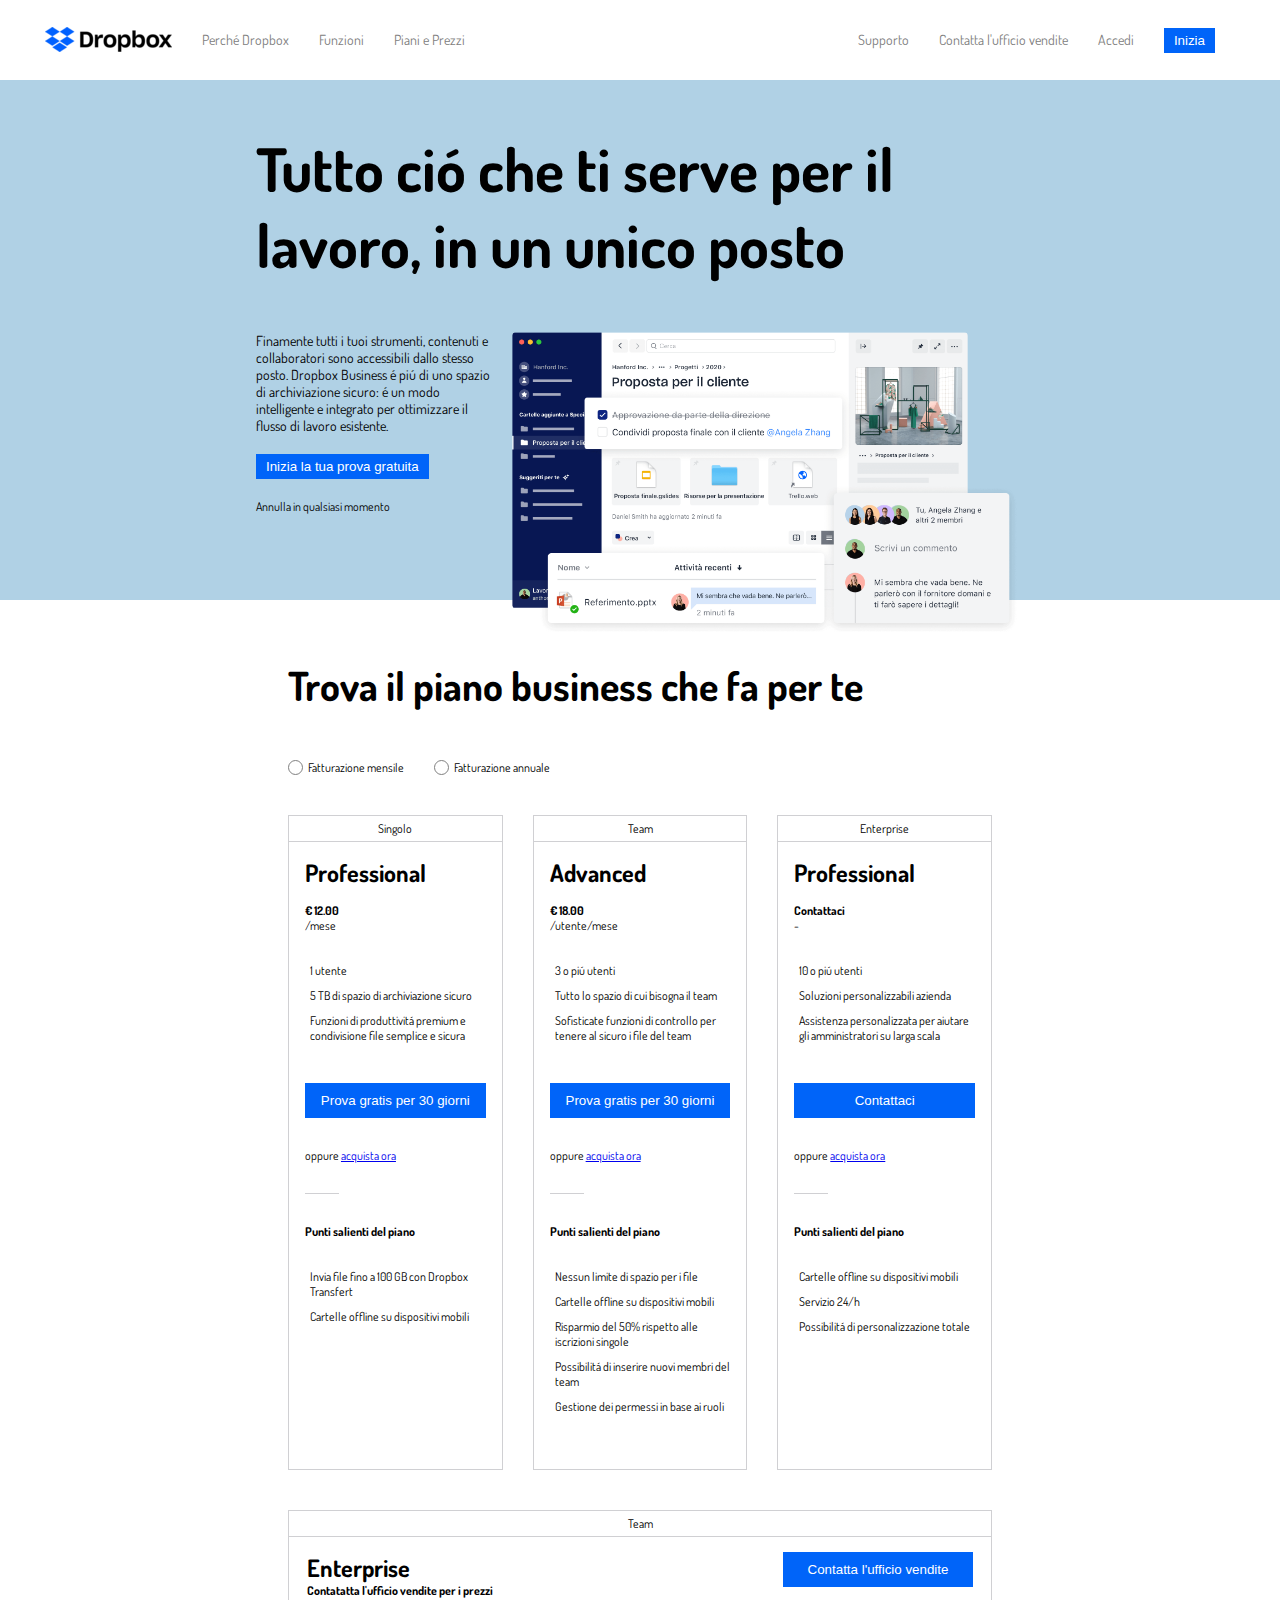
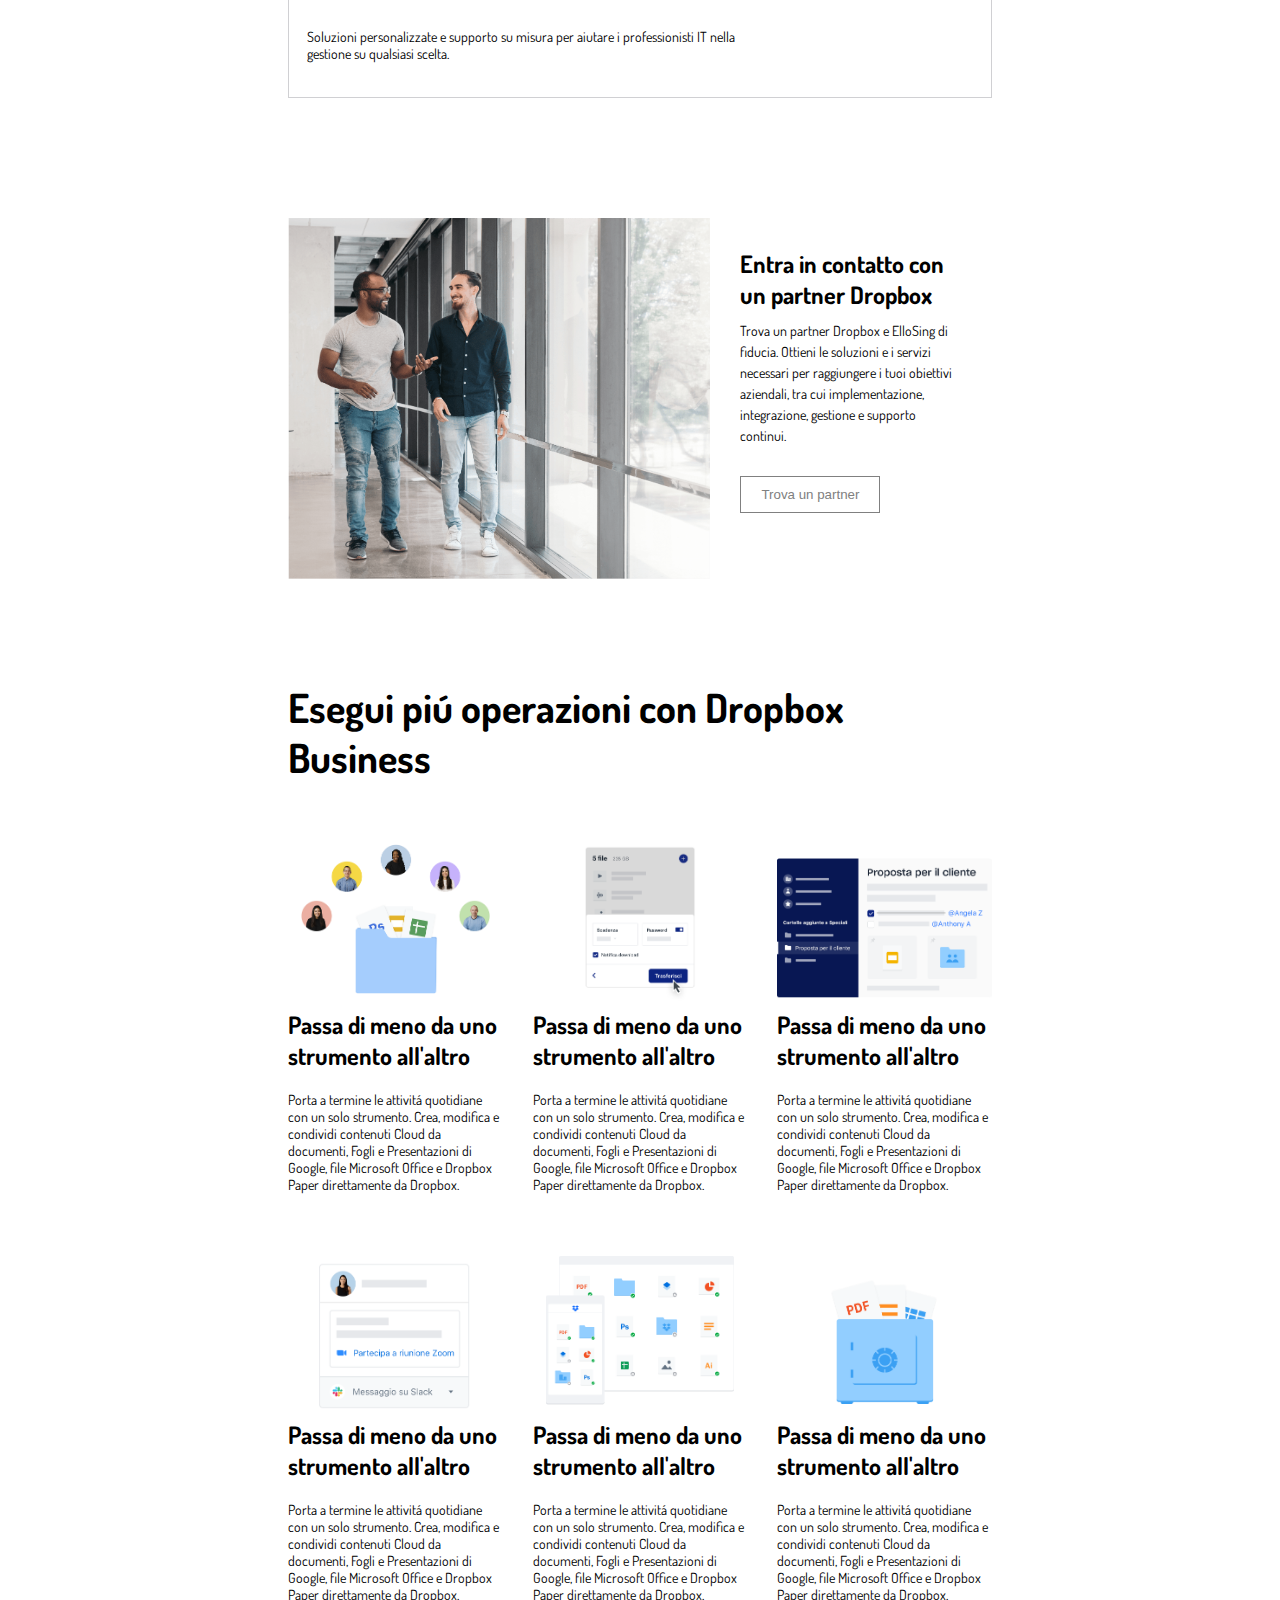
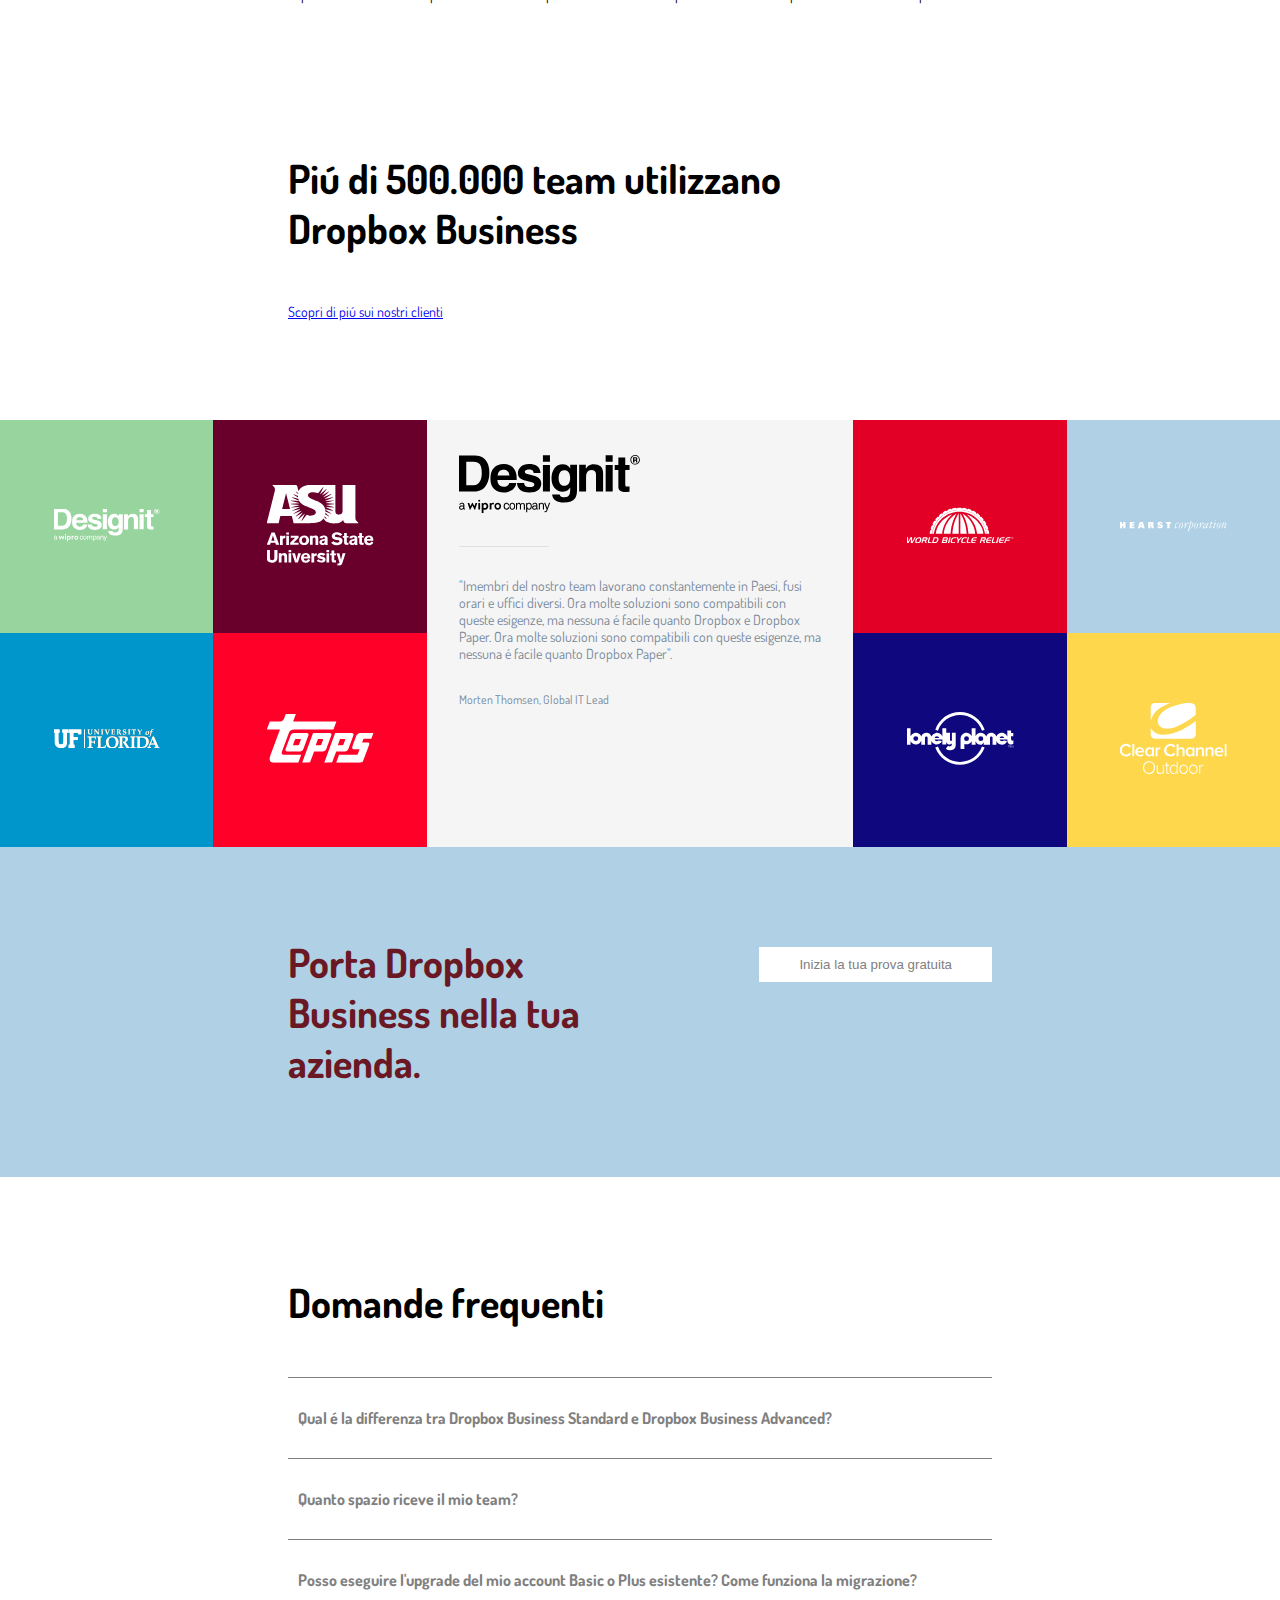
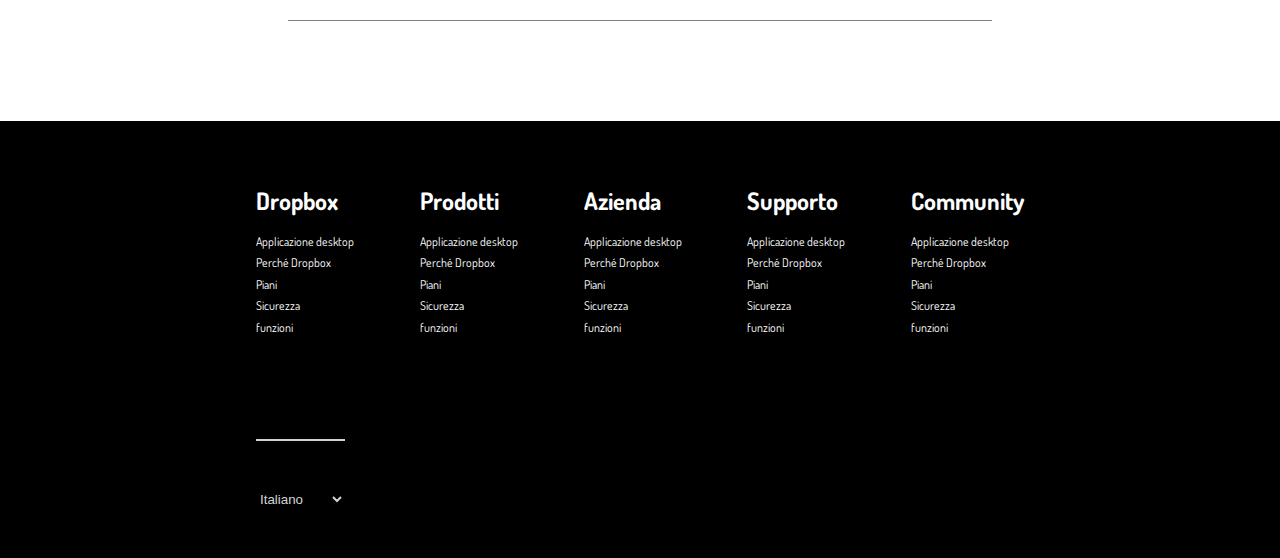
<file: index.html>
<!DOCTYPE html>
<html lang="en">
<head>
    <meta charset="UTF-8">
    <meta http-equiv="X-UA-Compatible" content="IE=edge">
    <meta name="viewport" content="width=device-width, initial-scale=1.0">
    <link rel="preconnect" href="https://fonts.googleapis.com">
    <link rel="preconnect" href="https://fonts.gstatic.com" crossorigin>
    <link href="https://fonts.googleapis.com/css2?family=Dosis:wght@400;700;800&display=swap" rel="stylesheet">
    <link rel="stylesheet" href="https://cdnjs.cloudflare.com/ajax/libs/font-awesome/6.3.0/css/all.min.css" integrity="sha512-SzlrxWUlpfuzQ+pcUCosxcglQRNAq/DZjVsC0lE40xsADsfeQoEypE+enwcOiGjk/bSuGGKHEyjSoQ1zVisanQ==" crossorigin="anonymous" referrerpolicy="no-referrer" />
    <link rel="stylesheet" href="css/style.css">
    <title>DropBox</title>
</head>
<body>
<!-- header -->
    <header>
        <menu class="flex">
            <!-- <div>      -->
                <ul class="flex">
                    <li><a id="logo" href="#"><img src="img/logo-small.png" alt="logo"></a></li>
                    <li><a class="menu" href="#">Perché Dropbox</a></li>
                    <li><a class="menu" href="#">Funzioni</a></li>
                    <li><a class="menu" href="#">Piani e Prezzi</a></li>
                </ul>
            <!-- </div> -->
            <!-- <div> -->
                <ul class="flex">
                    <li><a class="menu" href="#">Supporto</a></li>
                    <li><a class="menu" href="#">Contatta l'ufficio vendite</a></li>
                    <li><a class="menu" href="#">Accedi</a></li>
                    <li><a href="#"><button>Inizia</button></a></li>
                </ul>
                
            <!-- </div> -->
        </menu>
    </header>

    <!-- main -->
    <main>

        <!-- jumbotron -->
        <section id="jumbotron">
            <div class="center-box jumbotron">
                <h1>Tutto ció che ti serve per il lavoro, in un unico posto</h1>
                <div class="flex">
                    <div id="jumbo-txt">
                        <p>
                            Finamente tutti i tuoi strumenti, contenuti e collaboratori sono accessibili dallo stesso posto. Dropbox Business é piú di uno spazio di archiviazione sicuro: é un modo intelligente e integrato per ottimizzare il flusso di lavoro esistente.
                        </p>
                        <a href="#"><button>Inizia la tua prova gratuita</button></a>
                        <div>
                            Annulla in qualsiasi momento
                        </div>
                        <a href="#piani"><i class="fa-solid fa-arrow-down"></i></a>
                    </div>
                    
                    <div id="jumbo-img">
                        <img src="img/jumbo.png" alt="jumbo">
                    </div>
                </div>
            </div>
        </section>

        <!-- piani -->
        <section id="piani">
            <div class="center-box content piani">
                <!-- scelta fatturazione -->
                <h2>Trova il piano business che fa per te</h2>
                <div class="flex scelta-fatturazione">
                    <div class="circle" tabIndex="1"></div>
                    <span>Fatturazione mensile</span>
                    <div class="circle" tabIndex="2"></div>
                    <span>Fatturazione annuale</span>
                </div>
                <!-- i piani -->
                <div class="flex elenco-piani">

                    <!-- scheda 1 -->
                    <div class="scheda-piano">
                        
                        <div class="testa-scheda">
                            <span>
                                <i class="fa-solid fa-user"></i>
                                Singolo
                            </span>
                        </div>
                        <div class="corpo-scheda">
                            <div class="corpo-top">

                                <h4>Professional</h4>
                                <h5>&euro; 12.00</h5>
                                <div>/mese</div>
                                <ul>
                                    <li>
                                        <i class="fa-solid fa-user"></i>
                                        <span>1 utente</span>
                                    </li>
                                    <li>
                                        <i class="fa-solid fa-folder"></i> 
                                        <span>5 TB di spazio di archiviazione sicuro</span>
                                    </li>
                                    <li>
                                        <i class="fa-sharp fa-solid fa-share-nodes"></i>
                                        <span>Funzioni di produttivitá premium e condivisione file semplice e sicura</span>
                                    </li>
                                </ul>
                            </div>

                            <div class="corpo-bottom">

                                <a href="#"><button>Prova gratis per 30 giorni</button></a>
                                
                                <div class="acquista-ora">
                                    <span>oppure</span>
                                    <a class="underline" href="#">acquista ora</a>
                                </div>
                                
                                <h5>Punti salienti del piano</h5>
                                <ul>
                                    <li>
                                        <i class="fa-solid fa-check blue"></i>
                                        <span>Invia file fino a 100 GB con Dropbox Transfert</span>
                                    </li>
                                    <li>
                                        <i class="fa-solid fa-check blue"></i>
                                        <span>Cartelle offline su dispositivi mobili</span>
                                    </li>
                                </ul>
                            </div>
                        </div>
                            
                    </div>

                    <!-- scheda 2 -->
                    <div class="scheda-piano">
                        
                        <div class="testa-scheda">
                            <span>
                                <i class="fa-solid fa-users"></i>
                                Team
                            </span>
                        </div>
                        <div class="corpo-scheda">
                            <div class="corpo-top">

                                <h4>Advanced</h4>
                                <h5>&euro; 18.00</h5>
                                <div>/utente/mese</div>
                                <ul>
                                    <li>
                                        <i class="fa-solid fa-users"></i>
                                        <span>3 o piú utenti</span>
                                    </li>
                                    <li>
                                        <i class="fa-solid fa-folder"></i> 
                                        <span>Tutto lo spazio di cui bisogna il team</span>
                                    </li>
                                    <li>
                                        <i class="fa-sharp fa-solid fa-share-nodes"></i>
                                        <span>Sofisticate funzioni di controllo per tenere al sicuro i file del team</span>
                                    </li>
                                </ul>
                            </div>
                            <div class="corpo-bottom">

                                <a href="#"><button>Prova gratis per 30 giorni</button></a>
                                
                                <div class="acquista-ora">
                                    <span>oppure</span>
                                    <a class="underline" href="#">acquista ora</a>
                                </div>
                                
                                <h5>Punti salienti del piano</h5>
                                <ul>
                                    <li>
                                        <i class="fa-solid fa-check blue"></i>
                                        <span>Nessun limite di spazio per i file</span>
                                    </li>
                                    <li>
                                        <i class="fa-solid fa-check blue"></i>
                                        <span>Cartelle offline su dispositivi mobili</span>
                                    </li>
                                    <li>
                                        <i class="fa-solid fa-check blue"></i>
                                        <span>Risparmio del 50% rispetto alle iscrizioni singole</span>
                                    </li>
                                    <li>
                                        <i class="fa-solid fa-check blue"></i>
                                        <span>Possibilitá di inserire nuovi membri del team</span>
                                    </li>
                                    <li>
                                        <i class="fa-solid fa-check blue"></i>
                                        <span>Gestione dei permessi in base ai ruoli</span>
                                    </li>       
                                </ul>
                            </div>
                        </div>
                        
                    </div>
                    
                    <!-- scheda 3 -->
                    <div class="scheda-piano">
                        
                        <div class="testa-scheda">
                            <span>
                                <i class="fa-sharp fa-solid fa-building"></i>
                                Enterprise
                            </span>
                        </div>
                        <div class="corpo-scheda">
                            <div class="corpo-top">

                                <h4>Professional</h4>
                                <h5>Contattaci</h5>
                                <div>-</div>
                                <ul>
                                    <li>
                                        <i class="fa-solid fa-user"></i>
                                        <span>10 o piú utenti</span>
                                    </li>
                                    <li>
                                        <i class="fa-solid fa-folder"></i> 
                                        <span>Soluzioni personalizzabili azienda</span>
                                    </li>
                                    <li>
                                        <i class="fa-sharp fa-solid fa-share-nodes"></i>
                                        <span>Assistenza personalizzata per aiutare gli amministratori su larga scala</span>
                                    </li>
                                </ul>
                            </div>
                            <div class="corpo-bottom">

                                
                                <a href="#"><button>Contattaci</button></a>
                                
                                <div class="acquista-ora">
                                    <span>oppure</span>
                                    <a class="underline" href="#">acquista ora</a>
                                </div>
                                
                                <h5>Punti salienti del piano</h5>
                                <ul>
                                    <li>
                                        <i class="fa-solid fa-check blue"></i>
                                        <span>Cartelle offline su dispositivi mobili</span>
                                    </li>
                                    <li>
                                        <i class="fa-solid fa-check blue"></i>
                                        <span>Servizio 24/h</span>
                                    </li>
                                    <li>
                                        <i class="fa-solid fa-check blue"></i>
                                        <span>Possibilitá di personalizzazione totale</span>
                                    </li>
                                </ul>
                            </div>
                        </div>
                        
                    </div>
                </div>
                <!-- scheda bottom -->
                <div class="scheda-bottom scheda-piano">
                    <div class="testa-scheda">
                        <div></div>
                        <span>
                            <i class="fa-sharp fa-solid fa-building"></i>
                            Team
                        </span>
                    </div>
                    <div class="corpo-scheda-bottom flex">
                        
                            <div>
                                <h4>Enterprise</h4>
                                <h5>Contatatta l'ufficio vendite per i prezzi</h5>
                                <p>Soluzioni personalizzate e supporto su misura per aiutare i professionisti IT nella gestione su qualsiasi scelta.</p>
                            </div>
                            <a href="#"><button>Contatta l'ufficio vendite</button></a>
                        

                    </div>
                </div>
                
            </div>
        </section>
        <!-- partner -->
        <section class="partner">
            <div class="center-box content flex">
                <div class="partner-img">
                    <img src="img/partner.png" alt="partner">
                </div>
                <div class="partner-txt">
                    <h4>Entra in contatto con un partner Dropbox</h4>
                    <p>Trova un partner Dropbox e ElloSing di fiducia. Ottieni le soluzioni e i servizi necessari per raggiungere i tuoi obiettivi aziendali, tra cui implementazione, integrazione, gestione e supporto continui.</p>
                    <a href="#"><button>Trova un partner</button></a>
                </div>
            </div>
        </section>
        <!-- operazioni -->
        <section class="operazioni">
            <div class="center-box content">
                <h2>Esegui piú operazioni con Dropbox Business</h2>
                <div class="flex">
                    <!-- scheda operazioni -->
                    <div class="scheda-business">
                        <div class="business-img">
                            <img src="img/business-feature-switching-tools.png" alt="strumenti">
                        </div>
                        <h4>Passa di meno da uno strumento all'altro</h4>
                        <p>Porta a termine le attivitá quotidiane con un solo strumento. Crea, modifica e condividi contenuti Cloud da documenti, Fogli e Presentazioni di Google, file Microsoft Office e Dropbox Paper direttamente da Dropbox.</p>
                    </div>
                    <!-- scheda operazioni -->
                    <div class="scheda-business">
                        <div class="business-img">
                            <img src="img/business-feature-send-files-it.png" alt="send">
                        </div>
                        <h4>Passa di meno da uno strumento all'altro</h4>
                        <p>Porta a termine le attivitá quotidiane con un solo strumento. Crea, modifica e condividi contenuti Cloud da documenti, Fogli e Presentazioni di Google, file Microsoft Office e Dropbox Paper direttamente da Dropbox.</p>
                    </div>
                    <!-- scheda operazioni -->
                    <div class="scheda-business">
                        <div class="business-img">
                            <img src="img/business-feature-coordinate-it.png" alt="coordinate">
                        </div>
                        <h4>Passa di meno da uno strumento all'altro</h4>
                        <p>Porta a termine le attivitá quotidiane con un solo strumento. Crea, modifica e condividi contenuti Cloud da documenti, Fogli e Presentazioni di Google, file Microsoft Office e Dropbox Paper direttamente da Dropbox.</p>
                    </div>    
                    <!-- scheda operazioni -->
                    <div class="scheda-business">
                        <div class="business-img">
                            <img src="img/business-feature-integrations-it.png" alt="integration">
                        </div>
                        <h4>Passa di meno da uno strumento all'altro</h4>
                        <p>Porta a termine le attivitá quotidiane con un solo strumento. Crea, modifica e condividi contenuti Cloud da documenti, Fogli e Presentazioni di Google, file Microsoft Office e Dropbox Paper direttamente da Dropbox.</p>
                    </div>
                    <!-- scheda operazioni -->
                    <div class="scheda-business">
                        <div class="business-img">
                            <img src="img/business-feature-multi-device.png" alt="multi-device">
                        </div>
                        <h4>Passa di meno da uno strumento all'altro</h4>
                        <p>Porta a termine le attivitá quotidiane con un solo strumento. Crea, modifica e condividi contenuti Cloud da documenti, Fogli e Presentazioni di Google, file Microsoft Office e Dropbox Paper direttamente da Dropbox.</p>
                    </div>
                    <!-- scheda operazioni -->
                    <div class="scheda-business">
                        <div class="business-img">
                            <img src="img/business-feature-security.png" alt="security">
                        </div>
                        <h4>Passa di meno da uno strumento all'altro</h4>
                        <p>Porta a termine le attivitá quotidiane con un solo strumento. Crea, modifica e condividi contenuti Cloud da documenti, Fogli e Presentazioni di Google, file Microsoft Office e Dropbox Paper direttamente da Dropbox.</p>
                    </div>                     
                    
                </div>
            </div>

        </section>
        <!-- clinenti -->
        <section class="clienti">
            <!-- titolo clienti -->
            <div class="center-box content">
                <h2>Piú di 500.000 team utilizzano</h2>
                <h2>Dropbox Business</h2>
                <div class="scopri">
                    <a href="#">Scopri di piú sui nostri clienti</a>
                </div>
            </div>

            <!-- clienti elemento grande-->

            <div class="flex">
                <!-- parte sx -->
                <div class="loghi flex">

                    <div class="logo-cliente green" tabIndex="3">
                        
                        <div class="img-cliente">
                            <img class="white" src="img/designit.svg" alt="designit">
                        </div>    
                    </div>

                    <div class="logo-cliente darkred" tabIndex="4">
                        <div class="img-cliente">
                            <img class="white" src="img/arizona_state_university.svg" alt="designit">
                        </div>
                    </div>

                    <div class="logo-cliente lightblue" tabIndex="5">
                        <div class="img-cliente ">
                            <img class="white" src="img/university_of_florida.svg" alt="designit">
                        </div>
                    </div>
                    
                    <div class="logo-cliente red-sx" tabIndex="6">
                        <div class="img-cliente">
                            <img class="white" src="img/topps.svg" alt="designit">
                        </div>
                    </div>
                </div>
                <!-- parte centro -->
                <div class="loghi description">
                    <div class="center-schede">

                        <div class="scheda-azienda designit">
                            <div class="logo-scheda">
                                <img src="img/designit.svg" alt="desegnit">
                            </div>
                            <p>"Imembri del nostro team lavorano constantemente in Paesi, fusi orari e uffici diversi. Ora molte soluzioni sono compatibili con queste esigenze, ma nessuna é facile quanto Dropbox e Dropbox Paper. Ora molte soluzioni sono compatibili con queste esigenze, ma nessuna é facile quanto Dropbox Paper".</p>
                            <span>Morten Thomsen, Global IT Lead</span>
                        </div>

                        <div class="scheda-azienda asu">
                            <div class="logo-scheda">
                                <img src="img/arizona_state_university.svg" alt="asu">
                            </div>
                            <p>"Imembri del nostro team lavorano constantemente in Paesi, fusi orari e uffici diversi. Ora molte soluzioni sono compatibili con queste esigenze, ma nessuna é facile quanto Dropbox e Dropbox Paper. Ora molte soluzioni sono compatibili con queste esigenze, ma nessuna é facile quanto Dropbox Paper".</p>
                            <span>Morten Thomsen, Global IT Lead</span>
                        </div>
                        
                        <div class="scheda-azienda uf">
                            <div class="logo-scheda">
                                <img src="img/university_of_florida.svg" alt="uf">
                            </div>
                            <p>"Imembri del nostro team lavorano constantemente in Paesi, fusi orari e uffici diversi. Ora molte soluzioni sono compatibili con queste esigenze, ma nessuna é facile quanto Dropbox e Dropbox Paper. Ora molte soluzioni sono compatibili con queste esigenze, ma nessuna é facile quanto Dropbox Paper".</p>
                            <span>Morten Thomsen, Global IT Lead</span>
                        </div>

                        <div class="scheda-azienda topps">
                            <div class="logo-scheda">
                                <img src="img/topps.svg" alt="topps">
                            </div>
                            <p>"Imembri del nostro team lavorano constantemente in Paesi, fusi orari e uffici diversi. Ora molte soluzioni sono compatibili con queste esigenze, ma nessuna é facile quanto Dropbox e Dropbox Paper. Ora molte soluzioni sono compatibili con queste esigenze, ma nessuna é facile quanto Dropbox Paper".</p>
                            <span>Morten Thomsen, Global IT Lead</span>
                        </div>   

                        <div class="scheda-azienda world">
                            <div class="logo-scheda">
                                <img src="img/world_bicycle_relief.svg" alt="world">
                            </div>
                            <p>"Imembri del nostro team lavorano constantemente in Paesi, fusi orari e uffici diversi. Ora molte soluzioni sono compatibili con queste esigenze, ma nessuna é facile quanto Dropbox e Dropbox Paper. Ora molte soluzioni sono compatibili con queste esigenze, ma nessuna é facile quanto Dropbox Paper".</p>
                            <span>Morten Thomsen, Global IT Lead</span>
                        </div>

                        <div class="scheda-azienda hearst">
                            <div class="logo-scheda">
                                <img src="img/hearst_corp.svg" alt="hearst">
                            </div>
                            <p>"Imembri del nostro team lavorano constantemente in Paesi, fusi orari e uffici diversi. Ora molte soluzioni sono compatibili con queste esigenze, ma nessuna é facile quanto Dropbox e Dropbox Paper. Ora molte soluzioni sono compatibili con queste esigenze, ma nessuna é facile quanto Dropbox Paper".</p>
                            <span>Morten Thomsen, Global IT Lead</span>
                        </div>
                        
                        <div class="scheda-azienda lonely">
                            <div class="logo-scheda">
                                <img src="img/lonely_planet.svg" alt="lonely">
                            </div>
                            <p>"Imembri del nostro team lavorano constantemente in Paesi, fusi orari e uffici diversi. Ora molte soluzioni sono compatibili con queste esigenze, ma nessuna é facile quanto Dropbox e Dropbox Paper. Ora molte soluzioni sono compatibili con queste esigenze, ma nessuna é facile quanto Dropbox Paper".</p>
                            <span>Morten Thomsen, Global IT Lead</span>
                        </div>

                        <div class="scheda-azienda clear">
                            <div class="logo-scheda">
                                <img src="img/clear_channel.svg" alt="clear">
                            </div>
                            <p>"Imembri del nostro team lavorano constantemente in Paesi, fusi orari e uffici diversi. Ora molte soluzioni sono compatibili con queste esigenze, ma nessuna é facile quanto Dropbox e Dropbox Paper. Ora molte soluzioni sono compatibili con queste esigenze, ma nessuna é facile quanto Dropbox Paper".</p>
                            <span>Morten Thomsen, Global IT Lead</span>
                        </div> 


                    </div>
                </div>
                <!-- parte dx -->
                <div class="loghi flex">

                    <div class="logo-cliente red-dx" tabIndex="7">
                        <div class="img-cliente">
                            <img class="white" src="img/world_bicycle_relief.svg" alt="designit">
                        </div>
                    </div>

                    <div class="logo-cliente lightgrey" tabIndex="8">
                        <div class="img-cliente">
                            <img class="white" src="img/hearst_corp.svg" alt="designit">
                        </div>
                    </div>
                    
                    <div class="logo-cliente darkblue" tabIndex="9">
                        <div class="img-cliente">
                            <img class="white" src="img/lonely_planet.svg" alt="designit">
                        </div>
                    </div>
                    
                    <div class="logo-cliente yellow" tabIndex="10">
                        <div class="img-cliente">
                            <img class="white" src="img/clear_channel.svg" alt="designit">
                        </div>
                    </div>
                </div>
            </div>

            <!-- clienti bottom -->
            <div id="clienti-bottom">
                <div class="flex center-box content">
                    <div class="clienti-bottom-title">
                        <h2>Porta Dropbox Business nella tua azienda.</h2>
                    </div>
                    <div class="clienti-bottom-button">
                        <a href="#"><button>Inizia la tua prova gratuita</button></a>
                    </div>
                </div>
            </div>
        </section>
        <!-- domande frequenti -->
        <section class="faq">
            <div class="center-box content">
                <h2>Domande frequenti</h2>
                <!-- domanda -->
                <div class="domanda" tabIndex="7">
                    <span>Qual é la differenza tra Dropbox Business Standard e Dropbox Business Advanced?</span>
                    <div class="mini-arrow">
                        <i class="fa-solid fa-angle-down"></i>
                    </div>
                    <div class="risposta">
                        Dropbox offre tre piani per soddisfare le esigenze del tuo team. Il piano Standard offre al tuo team 5.000 GB di spazio di archiviazione condiviso. Per i team che hanno bisogno di più spazio, i piani Advanced ed Enterprise offrono tutto lo spazio necessario.
                    </div>
                </div>
                <!-- domanda -->
                <div class="domanda" tabIndex="7">
                    <span>Quanto spazio riceve il mio team?</span>
                    <div class="mini-arrow">
                        <i class="fa-solid fa-angle-down"></i>
                    </div>
                    <div class="risposta">
                        Dropbox offre tre piani unici per i team in base alle tue esigenze. Il piano Standard fornisce 5.000 GB di spazio di archiviazione condiviso. Per i team che hanno bisogno di più spazio, i nostri piani Advanced ed Enterprise offrono archiviazione illimitata.
                    </div>
                </div>
                <!-- domanda -->
                <div class="domanda" tabIndex="7">
                    <span>Posso eseguire l'upgrade del mio account Basic o Plus esistente? Come funziona la migrazione?</span>
                    <div class="mini-arrow">
                        <i class="fa-solid fa-angle-down"></i>
                    </div>
                    <div class="risposta">
                        Se usi già Dropbox, passare a un piano per team è facile. I tuoi contenuti non subiranno alcuna modifica. I file non verranno spostati e tutte le impostazioni (ad esempio le relazioni tra cartelle condivise e dispositivi collegati) rimarranno invariate. Per gli amministratori: i membri del team che già usano Dropbox usufruiranno della stessa esperienza, mentre a tutti gli utenti che non dispongono di un account Dropbox verrà chiesto di registrarsi quando invii un invito. Per gli utenti Plus che passano a un piano per team, tutto il credito residuo sarà restituito sotto forma di rimborso proporzionale sul metodo di pagamento originale.
                    </div>
                </div>
            </div>
        </section>
    </main>
    
    
    <!-- footer -->
    <footer>
        <div class="center-box footer">
            
            <!-- top -->
            <div class="flex">
                <ul>
                    <li>Dropbox</li>
                    <li><a href="#">Applicazione desktop</a></li>
                    <li><a href="#">Perché Dropbox</a></li>
                    <li><a href="#">Piani</a></li>
                    <li><a href="#">Sicurezza</a></li>
                    <li><a href="#">funzioni</a></li>
                </ul>
                <ul>
                    <li>Prodotti</li>
                    <li><a href="#">Applicazione desktop</a></li>
                    <li><a href="#">Perché Dropbox</a></li>
                    <li><a href="#">Piani</a></li>
                    <li><a href="#">Sicurezza</a></li>
                    <li><a href="#">funzioni</a></li>
                </ul>
                <ul>
                    <li>Azienda</li>
                    <li><a href="#">Applicazione desktop</a></li>
                    <li><a href="#">Perché Dropbox</a></li>
                    <li><a href="#">Piani</a></li>
                    <li><a href="#">Sicurezza</a></li>
                    <li><a href="#">funzioni</a></li>
                </ul>
                <ul>
                    <li>Supporto</li>
                    <li><a href="#">Applicazione desktop</a></li>
                    <li><a href="#">Perché Dropbox</a></li>
                    <li><a href="#">Piani</a></li>
                    <li><a href="#">Sicurezza</a></li>
                    <li><a href="#">funzioni</a></li>
                </ul>
                <ul>
                    <li>Community</li>
                    <li><a href="#">Applicazione desktop</a></li>
                    <li><a href="#">Perché Dropbox</a></li>
                    <li><a href="#">Piani</a></li>
                    <li><a href="#">Sicurezza</a></li>
                    <li><a href="#">funzioni</a></li>
                </ul>       
                
                
            </div>
            <!-- Bottom -->
            <div class="lingua">
                <i class="fa-sharp fa-solid fa-earth-europe"></i>
                <select name="langua" id="lang">
                    <option>Italiano</option>
                    <option>Inglese</option>
                    <option>Francese</option>
                    <option>Portoghese</option>
                    <option>Tedesco</option>
                </select>
            </div>
            
        </div>
        
    </footer>


</body>
</html>
</file>
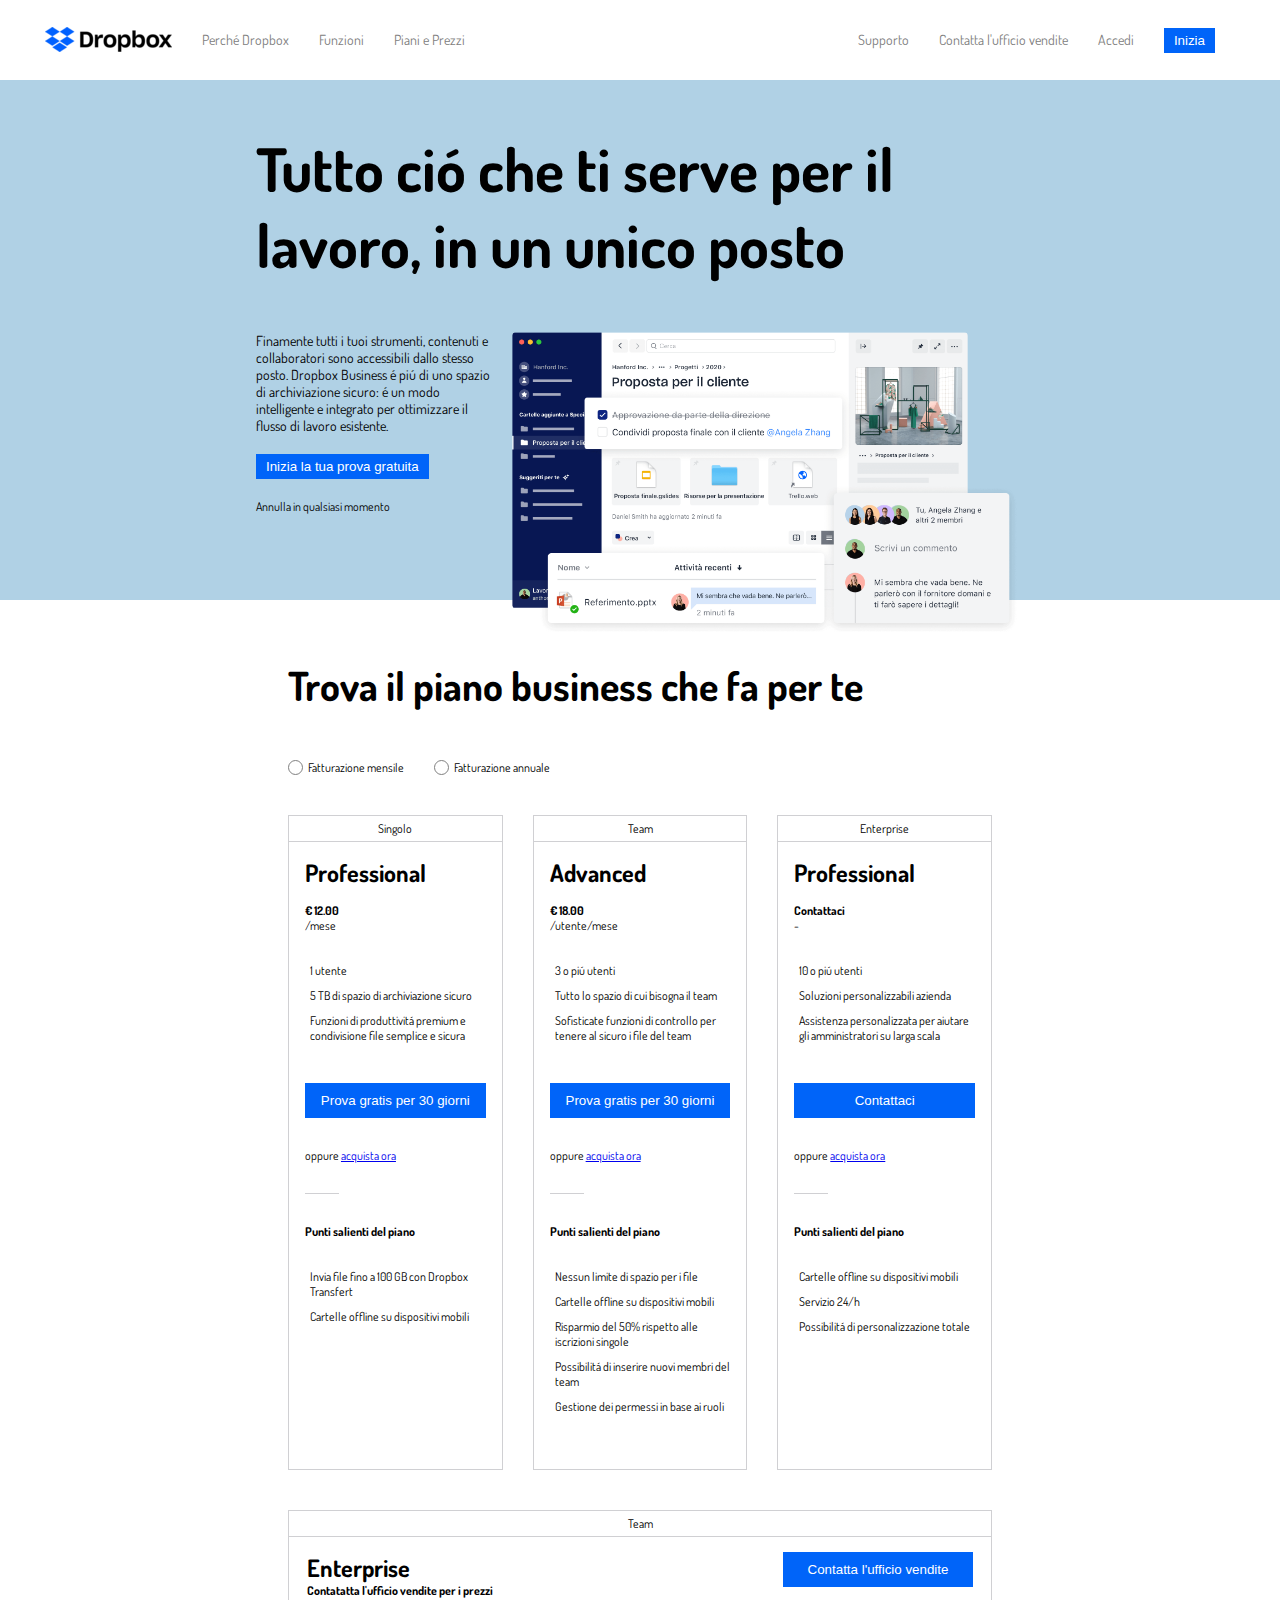
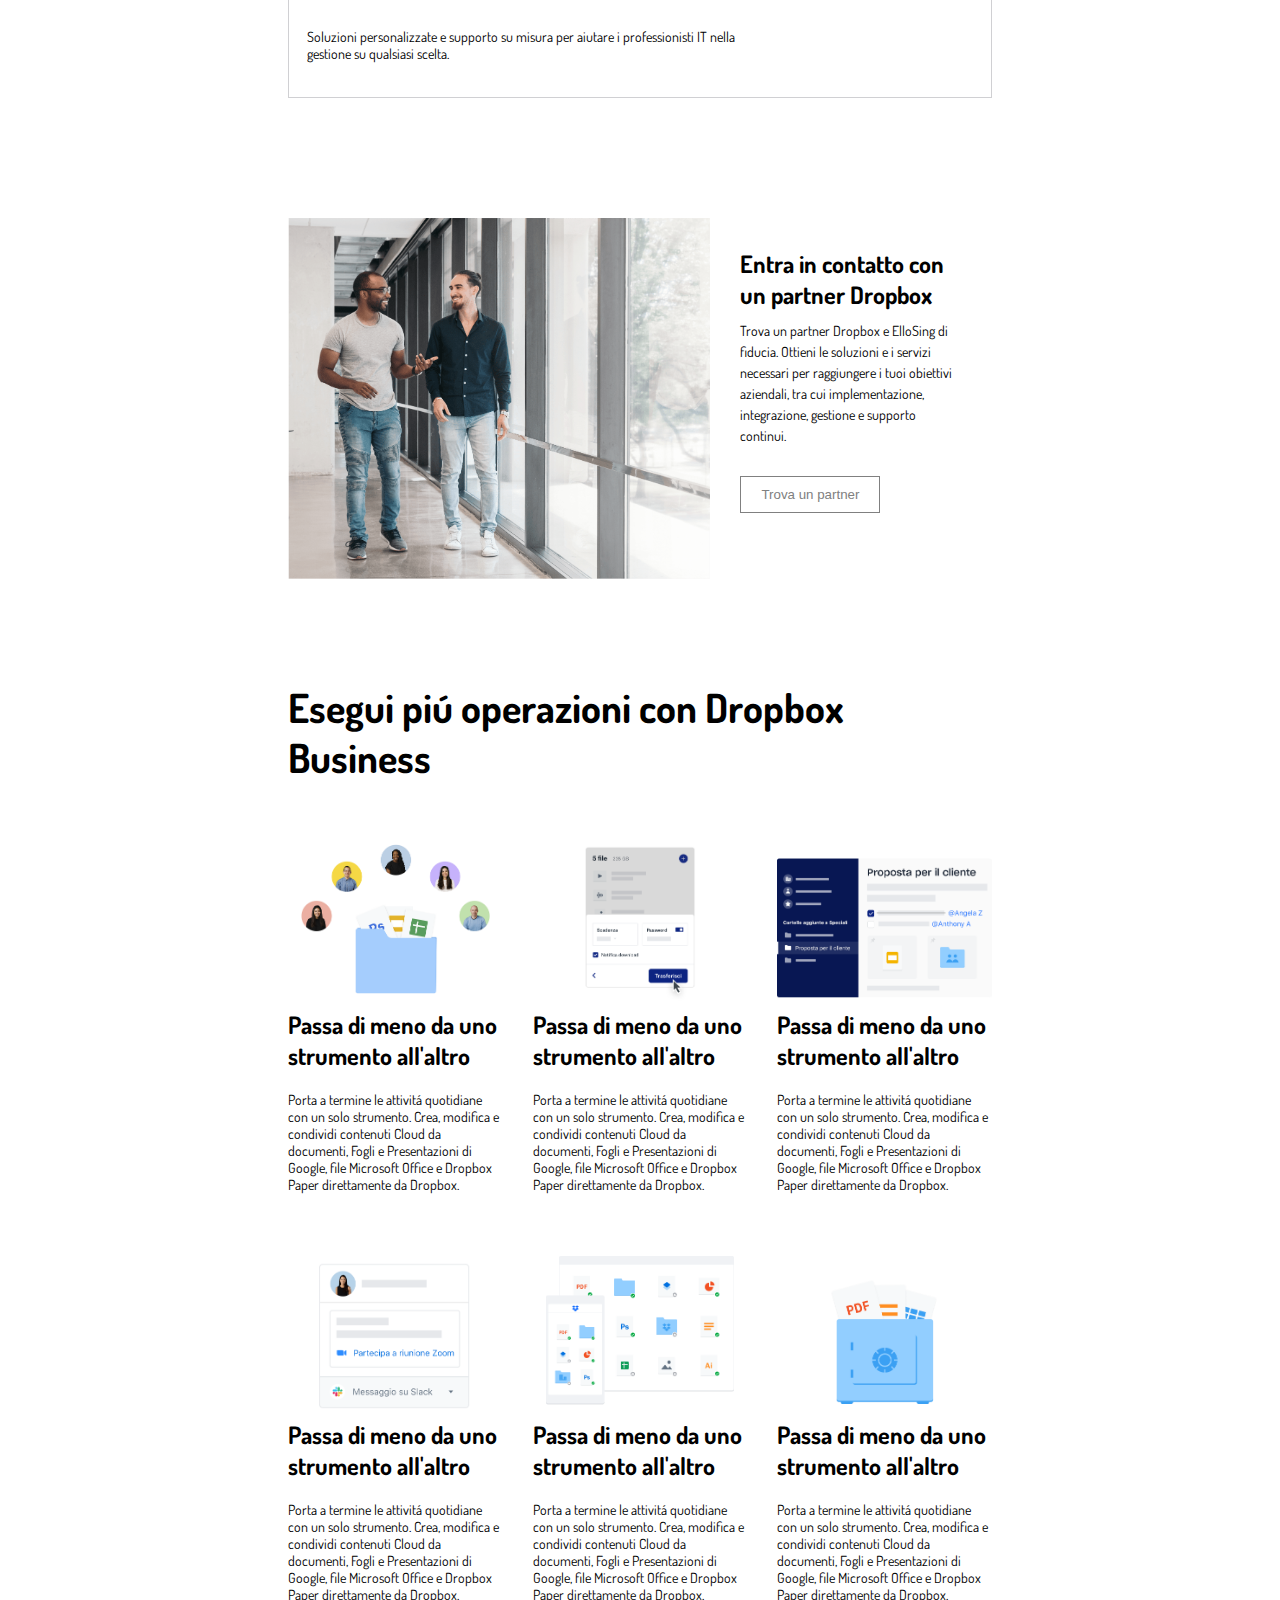
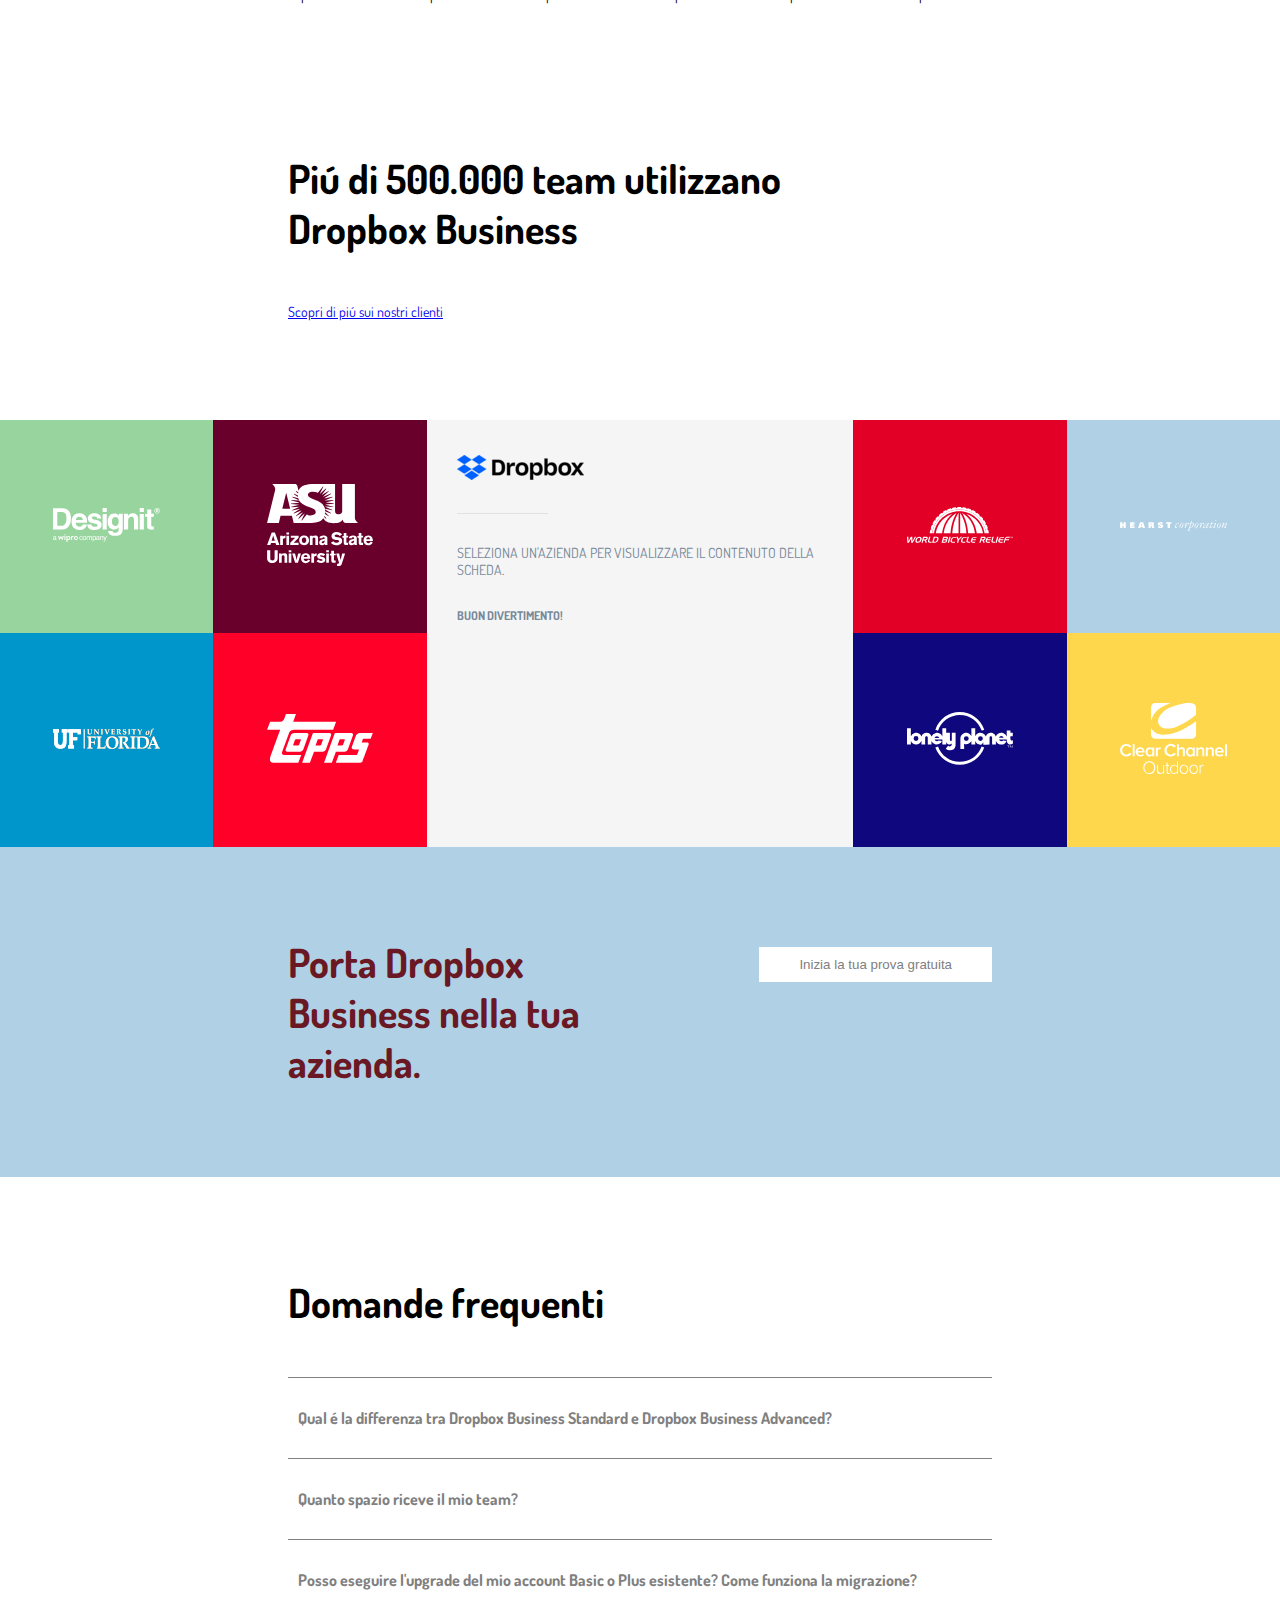
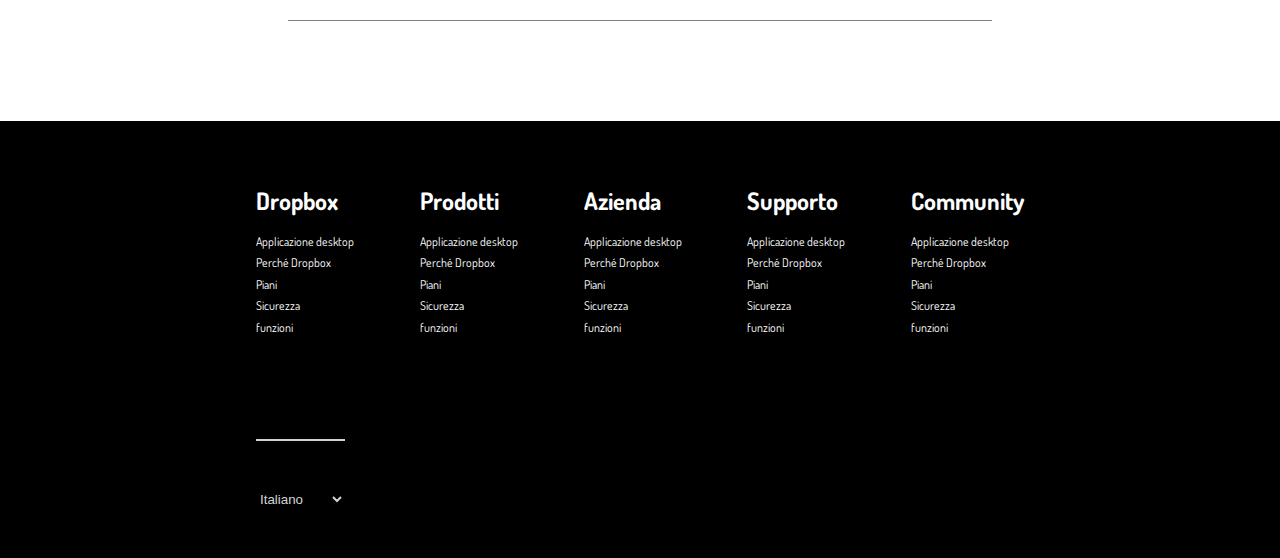
<file: extra/index.html>
<!DOCTYPE html>
<html lang="en">
<head>
    <meta charset="UTF-8">
    <meta http-equiv="X-UA-Compatible" content="IE=edge">
    <meta name="viewport" content="width=device-width, initial-scale=1.0">
    <link rel="preconnect" href="https://fonts.googleapis.com">
    <link rel="preconnect" href="https://fonts.gstatic.com" crossorigin>
    <link href="https://fonts.googleapis.com/css2?family=Dosis:wght@400;700;800&display=swap" rel="stylesheet">
    <link rel="stylesheet" href="https://cdnjs.cloudflare.com/ajax/libs/font-awesome/6.3.0/css/all.min.css" integrity="sha512-SzlrxWUlpfuzQ+pcUCosxcglQRNAq/DZjVsC0lE40xsADsfeQoEypE+enwcOiGjk/bSuGGKHEyjSoQ1zVisanQ==" crossorigin="anonymous" referrerpolicy="no-referrer" />
    <link rel="stylesheet" href="css/style.css">
    <title>DropBox</title>
</head>
<body>
<!-- header -->
    <header>
        <menu class="flex">
            <!-- <div>      -->
                <ul class="flex">
                    <li><a id="logo" href="#"><img src="img/logo-small.png" alt="logo"></a></li>
                    <li><a class="menu" href="#">Perché Dropbox</a></li>
                    <li><a class="menu" href="#">Funzioni</a></li>
                    <li><a class="menu" href="#">Piani e Prezzi</a></li>
                </ul>
            <!-- </div> -->
            <!-- <div> -->
                <ul class="flex">
                    <li><a class="menu" href="#">Supporto</a></li>
                    <li><a class="menu" href="#">Contatta l'ufficio vendite</a></li>
                    <li><a class="menu" href="#">Accedi</a></li>
                    <li><a href="#"><button>Inizia</button></a></li>
                </ul>
                
            <!-- </div> -->
        </menu>
    </header>

    <!-- main -->
    <main>

        <!-- jumbotron -->
        <section id="jumbotron">
            <div class="center-box jumbotron">
                <h1>Tutto ció che ti serve per il lavoro, in un unico posto</h1>
                <div class="flex">
                    <div id="jumbo-txt">
                        <p>
                            Finamente tutti i tuoi strumenti, contenuti e collaboratori sono accessibili dallo stesso posto. Dropbox Business é piú di uno spazio di archiviazione sicuro: é un modo intelligente e integrato per ottimizzare il flusso di lavoro esistente.
                        </p>
                        <a href="#"><button>Inizia la tua prova gratuita</button></a>
                        <div>
                            Annulla in qualsiasi momento
                        </div>
                        <a href="#piani"><i class="fa-solid fa-arrow-down"></i></a>
                    </div>
                    
                    <div id="jumbo-img">
                        <img src="img/jumbo.png" alt="jumbo">
                    </div>
                </div>
            </div>
        </section>

        <!-- piani -->
        <section id="piani">
            <div class="center-box content piani">
                <!-- scelta fatturazione -->
                <h2>Trova il piano business che fa per te</h2>
                <div class="flex scelta-fatturazione">
                    <div class="circle" tabIndex="1"></div>
                    <span>Fatturazione mensile</span>
                    <div class="circle" tabIndex="2"></div>
                    <span>Fatturazione annuale</span>
                </div>
                <!-- i piani -->
                <div class="flex elenco-piani">

                    <!-- scheda 1 -->
                    <div class="scheda-piano">
                        
                        <div class="testa-scheda">
                            <span>
                                <i class="fa-solid fa-user"></i>
                                Singolo
                            </span>
                        </div>
                        <div class="corpo-scheda">
                            <div class="corpo-top">

                                <h4>Professional</h4>
                                <h5>&euro; 12.00</h5>
                                <div>/mese</div>
                                <ul>
                                    <li>
                                        <i class="fa-solid fa-user"></i>
                                        <span>1 utente</span>
                                    </li>
                                    <li>
                                        <i class="fa-solid fa-folder"></i> 
                                        <span>5 TB di spazio di archiviazione sicuro</span>
                                    </li>
                                    <li>
                                        <i class="fa-sharp fa-solid fa-share-nodes"></i>
                                        <span>Funzioni di produttivitá premium e condivisione file semplice e sicura</span>
                                    </li>
                                </ul>
                            </div>

                            <div class="corpo-bottom">

                                <a href="#"><button>Prova gratis per 30 giorni</button></a>
                                
                                <div class="acquista-ora">
                                    <span>oppure</span>
                                    <a class="underline" href="#">acquista ora</a>
                                </div>
                                
                                <h5>Punti salienti del piano</h5>
                                <ul>
                                    <li>
                                        <i class="fa-solid fa-check blue"></i>
                                        <span>Invia file fino a 100 GB con Dropbox Transfert</span>
                                    </li>
                                    <li>
                                        <i class="fa-solid fa-check blue"></i>
                                        <span>Cartelle offline su dispositivi mobili</span>
                                    </li>
                                </ul>
                            </div>
                        </div>
                            
                    </div>

                    <!-- scheda 2 -->
                    <div class="scheda-piano">
                        
                        <div class="testa-scheda">
                            <span>
                                <i class="fa-solid fa-users"></i>
                                Team
                            </span>
                        </div>
                        <div class="corpo-scheda">
                            <div class="corpo-top">

                                <h4>Advanced</h4>
                                <h5>&euro; 18.00</h5>
                                <div>/utente/mese</div>
                                <ul>
                                    <li>
                                        <i class="fa-solid fa-users"></i>
                                        <span>3 o piú utenti</span>
                                    </li>
                                    <li>
                                        <i class="fa-solid fa-folder"></i> 
                                        <span>Tutto lo spazio di cui bisogna il team</span>
                                    </li>
                                    <li>
                                        <i class="fa-sharp fa-solid fa-share-nodes"></i>
                                        <span>Sofisticate funzioni di controllo per tenere al sicuro i file del team</span>
                                    </li>
                                </ul>
                            </div>
                            <div class="corpo-bottom">

                                <a href="#"><button>Prova gratis per 30 giorni</button></a>
                                
                                <div class="acquista-ora">
                                    <span>oppure</span>
                                    <a class="underline" href="#">acquista ora</a>
                                </div>
                                
                                <h5>Punti salienti del piano</h5>
                                <ul>
                                    <li>
                                        <i class="fa-solid fa-check blue"></i>
                                        <span>Nessun limite di spazio per i file</span>
                                    </li>
                                    <li>
                                        <i class="fa-solid fa-check blue"></i>
                                        <span>Cartelle offline su dispositivi mobili</span>
                                    </li>
                                    <li>
                                        <i class="fa-solid fa-check blue"></i>
                                        <span>Risparmio del 50% rispetto alle iscrizioni singole</span>
                                    </li>
                                    <li>
                                        <i class="fa-solid fa-check blue"></i>
                                        <span>Possibilitá di inserire nuovi membri del team</span>
                                    </li>
                                    <li>
                                        <i class="fa-solid fa-check blue"></i>
                                        <span>Gestione dei permessi in base ai ruoli</span>
                                    </li>       
                                </ul>
                            </div>
                        </div>
                        
                    </div>
                    
                    <!-- scheda 3 -->
                    <div class="scheda-piano">
                        
                        <div class="testa-scheda">
                            <span>
                                <i class="fa-sharp fa-solid fa-building"></i>
                                Enterprise
                            </span>
                        </div>
                        <div class="corpo-scheda">
                            <div class="corpo-top">

                                <h4>Professional</h4>
                                <h5>Contattaci</h5>
                                <div>-</div>
                                <ul>
                                    <li>
                                        <i class="fa-solid fa-user"></i>
                                        <span>10 o piú utenti</span>
                                    </li>
                                    <li>
                                        <i class="fa-solid fa-folder"></i> 
                                        <span>Soluzioni personalizzabili azienda</span>
                                    </li>
                                    <li>
                                        <i class="fa-sharp fa-solid fa-share-nodes"></i>
                                        <span>Assistenza personalizzata per aiutare gli amministratori su larga scala</span>
                                    </li>
                                </ul>
                            </div>
                            <div class="corpo-bottom">

                                
                                <a href="#"><button>Contattaci</button></a>
                                
                                <div class="acquista-ora">
                                    <span>oppure</span>
                                    <a class="underline" href="#">acquista ora</a>
                                </div>
                                
                                <h5>Punti salienti del piano</h5>
                                <ul>
                                    <li>
                                        <i class="fa-solid fa-check blue"></i>
                                        <span>Cartelle offline su dispositivi mobili</span>
                                    </li>
                                    <li>
                                        <i class="fa-solid fa-check blue"></i>
                                        <span>Servizio 24/h</span>
                                    </li>
                                    <li>
                                        <i class="fa-solid fa-check blue"></i>
                                        <span>Possibilitá di personalizzazione totale</span>
                                    </li>
                                </ul>
                            </div>
                        </div>
                        
                    </div>
                </div>
                <!-- scheda bottom -->
                <div class="scheda-bottom scheda-piano">
                    <div class="testa-scheda">
                        <div></div>
                        <span>
                            <i class="fa-sharp fa-solid fa-building"></i>
                            Team
                        </span>
                    </div>
                    <div class="corpo-scheda-bottom flex">
                        
                            <div>
                                <h4>Enterprise</h4>
                                <h5>Contatatta l'ufficio vendite per i prezzi</h5>
                                <p>Soluzioni personalizzate e supporto su misura per aiutare i professionisti IT nella gestione su qualsiasi scelta.</p>
                            </div>
                            <a href="#"><button>Contatta l'ufficio vendite</button></a>
                        

                    </div>
                </div>
                
            </div>
        </section>
        <!-- partner -->
        <section class="partner">
            <div class="center-box content flex">
                <div class="partner-img">
                    <img src="img/partner.png" alt="partner">
                </div>
                <div class="partner-txt">
                    <h4>Entra in contatto con un partner Dropbox</h4>
                    <p>Trova un partner Dropbox e ElloSing di fiducia. Ottieni le soluzioni e i servizi necessari per raggiungere i tuoi obiettivi aziendali, tra cui implementazione, integrazione, gestione e supporto continui.</p>
                    <a href="#"><button>Trova un partner</button></a>
                </div>
            </div>
        </section>
        <!-- operazioni -->
        <section class="operazioni">
            <div class="center-box content">
                <h2>Esegui piú operazioni con Dropbox Business</h2>
                <div class="flex">
                    <!-- scheda operazioni -->
                    <div class="scheda-business">
                        <div class="business-img">
                            <img src="img/business-feature-switching-tools.png" alt="strumenti">
                        </div>
                        <h4>Passa di meno da uno strumento all'altro</h4>
                        <p>Porta a termine le attivitá quotidiane con un solo strumento. Crea, modifica e condividi contenuti Cloud da documenti, Fogli e Presentazioni di Google, file Microsoft Office e Dropbox Paper direttamente da Dropbox.</p>
                    </div>
                    <!-- scheda operazioni -->
                    <div class="scheda-business">
                        <div class="business-img">
                            <img src="img/business-feature-send-files-it.png" alt="send">
                        </div>
                        <h4>Passa di meno da uno strumento all'altro</h4>
                        <p>Porta a termine le attivitá quotidiane con un solo strumento. Crea, modifica e condividi contenuti Cloud da documenti, Fogli e Presentazioni di Google, file Microsoft Office e Dropbox Paper direttamente da Dropbox.</p>
                    </div>
                    <!-- scheda operazioni -->
                    <div class="scheda-business">
                        <div class="business-img">
                            <img src="img/business-feature-coordinate-it.png" alt="coordinate">
                        </div>
                        <h4>Passa di meno da uno strumento all'altro</h4>
                        <p>Porta a termine le attivitá quotidiane con un solo strumento. Crea, modifica e condividi contenuti Cloud da documenti, Fogli e Presentazioni di Google, file Microsoft Office e Dropbox Paper direttamente da Dropbox.</p>
                    </div>    
                    <!-- scheda operazioni -->
                    <div class="scheda-business">
                        <div class="business-img">
                            <img src="img/business-feature-integrations-it.png" alt="integration">
                        </div>
                        <h4>Passa di meno da uno strumento all'altro</h4>
                        <p>Porta a termine le attivitá quotidiane con un solo strumento. Crea, modifica e condividi contenuti Cloud da documenti, Fogli e Presentazioni di Google, file Microsoft Office e Dropbox Paper direttamente da Dropbox.</p>
                    </div>
                    <!-- scheda operazioni -->
                    <div class="scheda-business">
                        <div class="business-img">
                            <img src="img/business-feature-multi-device.png" alt="multi-device">
                        </div>
                        <h4>Passa di meno da uno strumento all'altro</h4>
                        <p>Porta a termine le attivitá quotidiane con un solo strumento. Crea, modifica e condividi contenuti Cloud da documenti, Fogli e Presentazioni di Google, file Microsoft Office e Dropbox Paper direttamente da Dropbox.</p>
                    </div>
                    <!-- scheda operazioni -->
                    <div class="scheda-business">
                        <div class="business-img">
                            <img src="img/business-feature-security.png" alt="security">
                        </div>
                        <h4>Passa di meno da uno strumento all'altro</h4>
                        <p>Porta a termine le attivitá quotidiane con un solo strumento. Crea, modifica e condividi contenuti Cloud da documenti, Fogli e Presentazioni di Google, file Microsoft Office e Dropbox Paper direttamente da Dropbox.</p>
                    </div>                     
                    
                </div>
            </div>

        </section>
        <!-- clinenti -->
        <section class="clienti">
            <!-- titolo clienti -->
            <div class="center-box content">
                <h2>Piú di 500.000 team utilizzano</h2>
                <h2>Dropbox Business</h2>
                <div class="scopri">
                    <a href="#">Scopri di piú sui nostri clienti</a>
                </div>
            </div>

            <!-- clienti elemento grande-->

            <div id="elemento-grande" class="flex">
                <!-- parte sx -->
                <div class="loghi flex">

                    <!-- logo-bottone1 -->
                    <div class="logo-cliente green" tabIndex="3">
                        <div class="img-cliente">
                            <img class="white" src="img/designit.svg" alt="designit">
                        </div>
                    </div>

                    <!-- scheda da visualizzare1 -->
                    <div class="center-schede off">
                        <div class="scheda-azienda">
                            <div class="logo-scheda">
                                <img src="img/designit.svg" alt="desegnit">
                            </div>
                            <p>"Imembri del nostro team lavorano constantemente in Paesi, fusi orari e uffici diversi. Ora molte soluzioni sono compatibili con queste  Dropbox e Dropbox Paper. Ora molte soluzioni sono compatibili con  Lorem el nostro team ipsum dolor sit amet consectetur adipisicing elit esigenze, ma nessuna é facile quanto Dropbox e Dropbox Paper. Ora molte soluzioni sono compatibili con queste esigenze, ma nessuna é facile quanto Dropbox Paper".</p>
                            <span>Morten Thomsen, Global IT Lead</span>
                        </div>
                    </div>


                    <!-- logo-bottone2 -->
                    <div class="logo-cliente darkred" tabIndex="4">
                        <div class="img-cliente">
                            <img class="white" src="img/arizona_state_university.svg" alt="asu">
                        </div>
                    </div>

                    <!-- scheda da visualizzare2 -->
                    <div class="center-schede off">

                        <div class="scheda-azienda">
                            <div class="logo-scheda">
                                <img src="img/arizona_state_university.svg" alt="asu">
                            </div>
                            <p>"Imembri del nostro team lavorano constantemente in Paesi, fusi orari e uffici diversi. Ora molte soluzioni sono compatibili con queste esigenze, ma nessuna é facile quanto Dropbox e Dropbox Paper. Ora molte soluzioni sono compatibili con  Lorem el nostro team ipsum dolor sit amet consectetur adipisicing elit. Eum  ancora ancora ancora pariatur eius tenetur porro quam exercit queste esigenze, ma nessuna é el nostro team  facile quanto Dropbox Paper".</p>
                            <span>Morten Thomsen, Global IT Lead</span>
                        </div>
                    
                    </div>

                    <!-- logo-bottone3 -->
                    <div class="logo-cliente lightblue" tabIndex="5">
                        <div class="img-cliente ">
                            <img class="white" src="img/university_of_florida.svg" alt="uf">
                        </div>
                    </div>
                    <!-- scheda da visualizzare3 -->
                    <div class="center-schede off">

                        <div class="scheda-azienda">
                            <div class="logo-scheda">
                                <img src="img/university_of_florida.svg" alt="uf">
                            </div>
                            <p>"Imembri del nostro team lavorano constantemente in Paesi, fusi orari e uffici diversi. Ora molte soluzioni sono compatibili con queste esigenze, ma nessuna é facile quanto Dropbox e Dropbox Paper. Ora molte soluzioni sono compatibili con queste esigenze, Lorem ipsum dolor sit amet consectetur, adipisicing elit. Obcaecati ipsam dolor ullam enim porro voluptate perferendis, laborum, quae quos repudiandae consectetur in quis hic a perspiciatis nam consequuntur. In, deleniti. ma nessuna é facile quanto Dropbox Paper".</p>
                            <span>Morten Thomsen, Global IT Lead</span>
                        </div>           
                    </div>



                    <!-- logo-bottone4 -->                    
                    <div class="logo-cliente red-sx" tabIndex="6">
                        <div class="img-cliente">
                            <img class="white" src="img/topps.svg" alt="topps">
                        </div>
                    </div>
                    <!-- scheda da visualizzare4 -->
                    <div class="center-schede off">

                        <div class="scheda-azienda">
                            <div class="logo-scheda">
                                <img src="img/topps.svg" alt="topps">
                            </div>
                            <p>"Imembri del nostro team lavorano constantemente in Paesi, fusi orari e uffici diversi. Ora molte soluzioni sono compatibili con queste esigenze, ma nessuna é facile quanto Dropbox e Dropbox Paper. Ora molte soluzioni sono compatibili con queste esigenze, ma nessuna é facile quanto Dropbox Paper".</p>
                            <span>Morten Thomsen, Global IT Lead</span>
                        </div>                   
                    </div>

                </div>




                <!-- parte centro -->
                <div class="loghi">

                    <div class="center-schede presentazione">
                        <div class="scheda-azienda">
                            <div class="logo-scheda">
                                <img src="img/logo-small.png" alt="dropbox">
                            </div>
                            <p>SELEZIONA UN'AZIENDA PER VISUALIZZARE IL CONTENUTO DELLA SCHEDA.</p>
                            <span><strong>BUON DIVERTIMENTO!</strong></span>
                        </div>
                    </div>

                </div>

                <!-- parte dx -->
                <div class="loghi flex">

                    <!-- logo-bottone5 -->
                    <div class="logo-cliente red-dx" tabIndex="7">
                        <div class="img-cliente">
                            <img class="white" src="img/world_bicycle_relief.svg" alt="world">
                        </div>
                    </div>
                    <!-- scheda da visualizzare5 -->
                    <div class="center-schede off">

                        <div class="scheda-azienda">
                            <div class="logo-scheda">
                                <img src="img/world_bicycle_relief.svg" alt="world">
                            </div>
                            <p>"Imembri del nostro team lavorano constantemente in Paesi, fusi orari e uffici diversi. Ora molte soluzioni sono compatibili con queste esigenze, ma nessuna é facile quanto Dropbox e Dropbox Paper. Ora molte soluzioni sono compatibili con queste esigenze, ma nessuna é facile quanto Dropbox Paper".</p>
                            <span>Morten Thomsen, Global IT Lead</span>
                        </div>
                    
                    </div>


                    <!-- logo-bottone6 -->
                    <div class="logo-cliente lightgrey" tabIndex="8">
                        <div class="img-cliente">
                            <img class="white" src="img/hearst_corp.svg" alt="hearst">
                        </div>
                    </div>
                    <!-- scheda da visualizzare6 -->
                    <div class="center-schede off">

                        <div class="scheda-azienda">
                            <div class="logo-scheda">
                                <img src="img/hearst_corp.svg" alt="hearst">
                            </div>
                            <p>"Imembri del nostro team lavorano constantemente in Paesi, bla bla bla bla bla bla fusi orari e uffici diversi. Ora molte soluzioni sono compatibili con queste esigenze, ma nessuna é facile bla bla bla bla bla lba quanto Dropbox e Dropbox Paper. Ora molte soluzioni sono compatibili con queste esigenze, ma nessuna é facile quanto Dropbox Paper  nze, ma nessuna é facile bla bla bla bla bla lba quanto Dropbox e Dropbox Paper. Ora molte soluzioni sono compatibili con ques".</p>
                            <span>Morten Thomsen, Global IT Lead</span>
                        </div>
                    
                    </div>                    



                    <!-- logo-bottone7 -->                    
                    <div class="logo-cliente darkblue" tabIndex="9">
                        <div class="img-cliente">
                            <img class="white" src="img/lonely_planet.svg" alt="lonely">
                        </div>
                    </div>
                    <!-- scheda da visualizzare7 -->                 
                    <div class="center-schede off">

                        <div class="scheda-azienda">
                            <div class="logo-scheda">
                                <img src="img/lonely_planet.svg" alt="lonely">
                            </div>
                            <p>"Imembri del nostro team lavorano constantemente in Paesi, fusi orari e uffici diversi. Ora molte soluzioni sono compatibili con queste esigenze, ma nessuna é facile quanto Dropbox e Dropbox Paper. Ora molte soluzioni sono compatibili con queste esigenze, ma nessuna é facile quanto Dropbox Paper".</p>
                            <span>Morten Thomsen, Global IT Lead</span>
                        </div>
                    
                    </div>                    



                    <!-- logo-bottone8 -->                    
                    <div class="logo-cliente yellow" tabIndex="10">
                        <div class="img-cliente">
                            <img class="white" src="img/clear_channel.svg" alt="designit">
                        </div>
                    </div>
                    <!-- scheda da visualizzare8 -->
                    <div class="center-schede off">
                        <div class="scheda-azienda">
                            <div class="logo-scheda">
                                <img src="img/clear_channel.svg" alt="clear">
                            </div>
                            <p>"Imembri del nostro team lavorano constantemente in Paesi, fusi orari e uffici diversi. Ora molte soluzioni sono compatibili con queste esigenze, ma nessuna é facile quanto Dropbox e Dropbox Paper. Ora molte soluzioni sono compatibili con queste esigenze, ma nessuna é facile quanto Dropbox Paper".</p>
                            <span>Morten Thomsen, Global IT Lead</span>
                        </div>                     
                    </div>

                </div>
            </div>

            <!-- clienti bottom -->
            <div id="clienti-bottom">
                <div class="flex center-box content">
                    <div class="clienti-bottom-title">
                        <h2>Porta Dropbox Business nella tua azienda.</h2>
                    </div>
                    <div class="clienti-bottom-button">
                        <a href="#"><button>Inizia la tua prova gratuita</button></a>
                    </div>
                </div>
            </div>
        </section>
        <!-- domande frequenti -->
        <section class="faq">
            <div class="center-box content">
                <h2>Domande frequenti</h2>
                <!-- domanda -->
                <div class="domanda" tabIndex="7">
                    <span>Qual é la differenza tra Dropbox Business Standard e Dropbox Business Advanced?</span>
                    <div class="mini-arrow">
                        <i class="fa-solid fa-angle-down"></i>
                    </div>
                    <div class="risposta">
                        Dropbox offre tre piani per soddisfare le esigenze del tuo team. Il piano Standard offre al tuo team 5.000 GB di spazio di archiviazione condiviso. Per i team che hanno bisogno di più spazio, i piani Advanced ed Enterprise offrono tutto lo spazio necessario.
                    </div>
                </div>
                <!-- domanda -->
                <div class="domanda" tabIndex="7">
                    <span>Quanto spazio riceve il mio team?</span>
                    <div class="mini-arrow">
                        <i class="fa-solid fa-angle-down"></i>
                    </div>
                    <div class="risposta">
                        Dropbox offre tre piani unici per i team in base alle tue esigenze. Il piano Standard fornisce 5.000 GB di spazio di archiviazione condiviso. Per i team che hanno bisogno di più spazio, i nostri piani Advanced ed Enterprise offrono archiviazione illimitata.
                    </div>
                </div>
                <!-- domanda -->
                <div class="domanda" tabIndex="7">
                    <span>Posso eseguire l'upgrade del mio account Basic o Plus esistente? Come funziona la migrazione?</span>
                    <div class="mini-arrow">
                        <i class="fa-solid fa-angle-down"></i>
                    </div>
                    <div class="risposta">
                        Se usi già Dropbox, passare a un piano per team è facile. I tuoi contenuti non subiranno alcuna modifica. I file non verranno spostati e tutte le impostazioni (ad esempio le relazioni tra cartelle condivise e dispositivi collegati) rimarranno invariate. Per gli amministratori: i membri del team che già usano Dropbox usufruiranno della stessa esperienza, mentre a tutti gli utenti che non dispongono di un account Dropbox verrà chiesto di registrarsi quando invii un invito. Per gli utenti Plus che passano a un piano per team, tutto il credito residuo sarà restituito sotto forma di rimborso proporzionale sul metodo di pagamento originale.
                    </div>
                </div>
            </div>
        </section>
    </main>
    
    
    <!-- footer -->
    <footer>
        <div class="center-box footer">
            
            <!-- top -->
            <div class="flex">
                <ul>
                    <li>Dropbox</li>
                    <li><a href="#">Applicazione desktop</a></li>
                    <li><a href="#">Perché Dropbox</a></li>
                    <li><a href="#">Piani</a></li>
                    <li><a href="#">Sicurezza</a></li>
                    <li><a href="#">funzioni</a></li>
                </ul>
                <ul>
                    <li>Prodotti</li>
                    <li><a href="#">Applicazione desktop</a></li>
                    <li><a href="#">Perché Dropbox</a></li>
                    <li><a href="#">Piani</a></li>
                    <li><a href="#">Sicurezza</a></li>
                    <li><a href="#">funzioni</a></li>
                </ul>
                <ul>
                    <li>Azienda</li>
                    <li><a href="#">Applicazione desktop</a></li>
                    <li><a href="#">Perché Dropbox</a></li>
                    <li><a href="#">Piani</a></li>
                    <li><a href="#">Sicurezza</a></li>
                    <li><a href="#">funzioni</a></li>
                </ul>
                <ul>
                    <li>Supporto</li>
                    <li><a href="#">Applicazione desktop</a></li>
                    <li><a href="#">Perché Dropbox</a></li>
                    <li><a href="#">Piani</a></li>
                    <li><a href="#">Sicurezza</a></li>
                    <li><a href="#">funzioni</a></li>
                </ul>
                <ul>
                    <li>Community</li>
                    <li><a href="#">Applicazione desktop</a></li>
                    <li><a href="#">Perché Dropbox</a></li>
                    <li><a href="#">Piani</a></li>
                    <li><a href="#">Sicurezza</a></li>
                    <li><a href="#">funzioni</a></li>
                </ul>       
                
                
            </div>
            <!-- Bottom -->
            <div class="lingua">
                <i class="fa-sharp fa-solid fa-earth-europe"></i>
                <select name="langua" id="lang">
                    <option>Italiano</option>
                    <option>Inglese</option>
                    <option>Francese</option>
                    <option>Portoghese</option>
                    <option>Tedesco</option>
                </select>
            </div>
            
        </div>
        
    </footer>


</body>
</html>
</file>
<file: css/style.css>
/* regole generali */
*{
    margin: 0;
    padding: 0;
    box-sizing: border-box;
}

body{
    font-family: 'Dosis', sans-serif;
    font-size: 12px;
}

h2{
    font-size: 40px;
}

h4{
    font-size: 24px;
}

h5{
    font-size: 12px;
}
p{
    font-size: 14px;
}
.flex{
    display: flex;
}
ul{
    list-style: none;
}

a{
    text-decoration: none;
}

.underline{
    text-decoration: underline;
}

.blue{
    color: rgb(0, 100, 249);
}

button{
    color: white;
    background-color: rgb(0, 100, 249);
    border: 0;
    padding: 5px 10px;
    /* transition: background-color 0.2s linear; */
    cursor: pointer;
}


button:hover{
    background-color:  rgba(0, 99, 249, 0.6);;
}

.container-total{
    max-width: 1200px;
    margin: 0 auto;
}

.center-box
{
    margin: 0 auto;
    max-width: 1024px;
}
/* regole header */

header{
    background-color: white;
    position: fixed;
    z-index: 90;
    height: 80px;
    width: 100%;
    padding-right: 20px;
}

header > menu.flex{
    justify-content: space-between;
    flex-wrap: wrap;
    /* align-items: center; */
    /* width: 100%;
    height: 100%; */
    max-width: 1200px;
    font-size: 14px;
    margin: 0 auto;
}

header > menu > ul{
    height: 100%;
}

header > menu ul{
    align-items: center;
}

header > menu li{
    height: 80px;
}

header > menu a{
    color: gray;
    padding: 0 15px;
    display: inline-block;
    height: 80px;
    /* background-color: brown; */
    line-height: 80px;
}

#logo{
    padding-top: 7px;
}

    /* interactions header */

header a.menu:hover{
    background-color: rgba(0, 99, 249, 0.1);
    border-bottom: 2px solid rgb(0, 100, 249);
}


/* main */

.center-box.content{
    width: 55%;
}

    /* jumbotron */
#jumbotron{
    background-color: rgb(176, 209, 229);
    width: 100%;
    height: 600px;
    padding-top: 130px;
}

.center-box.jumbotron{
    width: 60%;
}

main #jumbotron h1{
    font-size: 60px;
    margin-bottom: 50px;
}
#jumbo-txt{
    flex-basis: 40%;
}
#jumbo-img{
    flex-basis: 60%;
    height: 300px;
}
main #jumbo-img img{
    
    max-height: 100%;
    
    
}

#jumbo-txt{
    max-height: 100%;
}

#jumbotron button{
    margin: 20px 0;
}

#jumbotron i{
    font-size: 30px;
    margin: 50px 0 10px 0;
    color: black;
}
/* interaction jumbotron */

#jumbotron i:hover{
color: white;
}

    /* piani */

.center-box.piani{  
    padding:60px 0;
    margin-bottom: 60px;
}

.piani .scelta-fatturazione{
   
    align-items: center;
    margin: 50px 0 40px 0;
}

.piani .circle{
    height: 15px;
    width: 15px;
    border-radius: 50%;
    cursor: pointer;
    outline-offset: -3px;
    border: 1px solid gray;
}


.scelta-fatturazione span{
    margin-right: 30px;
    margin-left: 5px;
}


.piani .elenco-piani{
    justify-content: space-between;
}
.piani .scheda-piano{
    flex-basis: calc(100%/3 - 20px);
    border: 1px solid rgb(208, 208, 211);
}
.scheda-piano .testa-scheda{
    text-align: center;
    padding: 5px 0;
    border-bottom: 1px solid rgb(208, 208, 211);;
}
.scheda-piano .corpo-scheda{
    padding: 15px 0;
    width: 85%;
    margin: 0 auto;
}

.corpo-scheda h4{
    margin-bottom: 15px;
}


.corpo-scheda ul{
    padding: 30px 0;
}

.corpo-scheda ul > li{
    margin-bottom: 10px;
    display: flex;
    gap: 5px;
}

.scheda-piano .corpo-scheda button{
    width: 100%;
    padding: 10px 0;
}

.corpo-scheda li > i{
    line-height: 140%;
}


.acquista-ora > span{
    display: inline-block;
    padding: 30px 0;
    margin-bottom: 30px;
    border-bottom: 1px solid rgb(208, 208, 211);;
}

.piani .scheda-bottom{
    margin-top: 40px;
}

.scheda-bottom .corpo-scheda-bottom{
    padding: 15px 0;
    width: 95%;
    margin: 0 auto;
    justify-content: space-between;

}
.corpo-scheda-bottom > div{
    flex-basis: calc((100%/3)*2);
}

.corpo-scheda-bottom button{
    padding: 10px 25px;
}
.corpo-scheda-bottom p{
    margin-top: 30px;
    margin-bottom: 20px;
}


/* interaction piani */

.circle:focus{
    outline: 4px solid rgb(0, 99, 249);
  }

/* partner */

.partner{
    margin-bottom: 100px;
}

.partner .partner-img{
    flex-basis: 60%;
}
.partner .partner-txt{
    flex-basis: 40%;
    padding: 30px 30px;
}

.partner .partner-img > img{
    max-width: 100%;
}

.partner .partner-txt p{
    line-height: 150%;
    padding: 10px 0 30px 0;
}

.partner .partner-txt button{
    padding: 10px 20px;
    color: gray;
    border: 1px solid grey;
    background-color: white;
}

/* partner interactions */
.partner .partner-txt button:hover{

    background-color: rgba(0, 99, 249, 0.1);
}

/* operazioni */

.operazioni{
    margin-bottom: 100px;
}

.operazioni div.flex{
    justify-content: space-between;
    flex-wrap: wrap;
}

.operazioni h2{
    margin-bottom: 50px;
}

.operazioni div.scheda-business{
    flex-basis: calc(100%/3 - 20px);
    margin-bottom: 50px;
}

.operazioni .business-img{
    width: 100%;
}
.operazioni .business-img img{
    max-width: 100%;
}
.operazioni h4{
    margin-bottom: 20px;
}

/* clienti */

.clienti{
    width: 100%;
}
.clienti a{
    text-decoration: underline;
    font-size: 14px;
}
.clienti .scopri{
    margin-top: 50px;
    margin-bottom: 100px;
}

/* clienti elemento grande */


.clienti .loghi {
    flex-basis: calc(100%/3);
    flex-wrap: wrap;
}

.clienti .logo-cliente{
    flex-basis: 50%;
    padding-top: 50%;
    position: relative;
    outline-offset: -10px;
    cursor: pointer;
}

.clienti .img-cliente{
    position: absolute;
    top: 50%;
    left: 50%;
    transform: translate(-50%, -50%);
    width: 50%;
    
}
.clienti img.white{
    filter: invert(1);
}
.clienti img{
    
    max-width: 100%;
}
.logo-cliente a{

    cursor: pointer;
}

/* schede clienti */

.description .center-schede{
    width: 85%;
    margin: 35px auto;
    color: lightslategray;
}

.logo-scheda{
    width: 25%;
    border-bottom: 1px solid rgb(225, 225, 226);
    padding-bottom: 30px;
}
.logo-scheda img{
    max-width: 200%;
}

.scheda-azienda p{
    padding: 30px 0;
    
}

.asu, .uf, .topps, .world, .hearst, .lonely, .clear{
    display: none;
}





/* colori sx */
.green{
    background-color: rgb(152, 212, 158);
}
.darkred{
    background-color: rgb(104, 0, 43);
}
.lightblue{
    background-color: rgb(0, 149, 203);
}
.red-sx{
    background-color: rgb(255, 0, 40);
}
/* colori dx */
.red-dx{
    background-color: rgb(227, 0, 38);
}
.lightgrey{
    background-color: rgb(176, 209, 229);
}
.darkblue{
    background-color: rgb(15, 7, 126);
}
.yellow{
    background-color: rgb(255, 215, 76);
}

/* colore centro */

.loghi.description{
    background-color: rgb(245, 245, 245);
}

/* clienti bottom */

#clienti-bottom{
    
    background-color: rgb(176, 209, 229);
    justify-content: space-between;
}

#clienti-bottom > div{
    padding: 90px 0;
}

.clienti-bottom-title{
    flex-basis: 50%;
}
.clienti-bottom-button{
    flex-basis: 50%;
    text-align: end;   
}

.clienti-bottom-title{
    color: rgb(106, 24, 36);
}
.clienti-bottom-button button{
    margin-top: 10px;
    padding: 10px 40px;
    background-color: rgb(255, 255, 255);
    color: gray;
}

/* interaction clienti */

.logo-cliente:focus{
    outline: 10px solid rgba(255, 255, 255, 0.5);
    
  }

  .clienti-bottom-button button:hover{
    background-color: rgba(255, 255, 255, 0.8);
  }


  /* faq */

.faq{
    padding: 100px 0;
}
.faq > .content{
    border-bottom: 1px solid gray;
}

.faq h2{
    margin-bottom: 50px;
    max-width: 80%;
}

.faq .domanda{
    position: relative;
    border-top: 1px solid gray;
    padding: 30px 10px;
    font-size: 16px;
    font-weight: bold;
    color: gray;
}

.faq .fa-angle-down{
    font-size: 12px;
    color: black;  
}

.faq .mini-arrow{
    position: absolute;
    top: 30px;
    right: 30px;
    transition: transform 0.2s linear;
}

.faq .risposta{
    padding-top: 30px;
    font-weight: 500;
    max-width: 85%;
    display: none;
}

/* interaction faq */

.faq .domanda:hover{
    background-color: rgba(176, 209, 229, 0.4);
}
.faq .domanda:active{
    background-color: rgba(176, 209, 229, 0.7);
}

.faq .domanda:active .risposta{
    display: inline-block;
}

.faq .domanda:focus .risposta{
    display: inline-block;
}

.faq .domanda:focus .mini-arrow{
    transform: rotate(180deg);
}


/* regole footer */

footer{
    background-color: black;
    color: white;
    padding: 50px 0;

}
.center-box.footer{
    width: 60%;
}

    /* footer top */
footer div.flex{
    justify-content: space-between;
    margin-bottom: 100px;
}

footer li{
    line-height: 180%;
}

footer ul li:first-child{
    font-size: 24px;
    font-weight: bold;
    line-height: 250%;
}

footer a{
    color: white;
}


    /* footer bottom */

    footer div.lingua{
        color: lightgrey;
        border-top: 2px solid lightgrey;
        display: inline-block;
        padding-top: 50px;
    }

    footer select{
        background-color: black;
        border: 0;
        color: lightgrey;
    }

    /* interactions footer */

    footer a:hover{
        text-decoration: underline;
    }



/* debug */
</file>
<file: extra/css/style.css>
/* regole generali */
*{
    margin: 0;
    padding: 0;
    box-sizing: border-box;
}

body{
    font-family: 'Dosis', sans-serif;
    font-size: 12px;
}

h2{
    font-size: 40px;
}

h4{
    font-size: 24px;
}

h5{
    font-size: 12px;
}
p{
    font-size: 14px;
}
.flex{
    display: flex;
}
ul{
    list-style: none;
}

a{
    text-decoration: none;
}

.underline{
    text-decoration: underline;
}

.blue{
    color: rgb(0, 100, 249);
}

button{
    color: white;
    background-color: rgb(0, 100, 249);
    border: 0;
    padding: 5px 10px;
    /* transition: background-color 0.2s linear; */
    cursor: pointer;
}


button:hover{
    background-color:  rgba(0, 99, 249, 0.6);;
}

.container-total{
    max-width: 1200px;
    margin: 0 auto;
}

.center-box
{
    margin: 0 auto;
    max-width: 1024px;
}
/* regole header */

header{
    background-color: white;
    position: fixed;
    z-index: 90;
    height: 80px;
    width: 100%;
    padding-right: 20px;
}

header > menu.flex{
    justify-content: space-between;
    flex-wrap: wrap;
    /* align-items: center; */
    /* width: 100%;
    height: 100%; */
    max-width: 1200px;
    font-size: 14px;
    margin: 0 auto;
}

header > menu > ul{
    height: 100%;
}

header > menu ul{
    align-items: center;
}

header > menu li{
    height: 80px;
}

header > menu a{
    color: gray;
    padding: 0 15px;
    display: inline-block;
    height: 80px;
    /* background-color: brown; */
    line-height: 80px;
}

#logo{
    padding-top: 7px;
}

    /* interactions header */

header a.menu:hover{
    background-color: rgba(0, 99, 249, 0.1);
    border-bottom: 2px solid rgb(0, 100, 249);
}


/* main */

.center-box.content{
    width: 55%;
}

    /* jumbotron */
#jumbotron{
    background-color: rgb(176, 209, 229);
    width: 100%;
    height: 600px;
    padding-top: 130px;
}

.center-box.jumbotron{
    width: 60%;
}

main #jumbotron h1{
    font-size: 60px;
    margin-bottom: 50px;
}
#jumbo-txt{
    flex-basis: 40%;
}
#jumbo-img{
    flex-basis: 60%;
    height: 300px;
}
main #jumbo-img img{
    
    max-height: 100%;
    
    
}

#jumbo-txt{
    max-height: 100%;
}

#jumbotron button{
    margin: 20px 0;
}

#jumbotron i{
    font-size: 30px;
    margin: 50px 0 10px 0;
    color: black;
}
/* interaction jumbotron */

#jumbotron i:hover{
color: white;
}

    /* piani */

.center-box.piani{  
    padding:60px 0;
    margin-bottom: 60px;
}

.piani .scelta-fatturazione{
   
    align-items: center;
    margin: 50px 0 40px 0;
}

.piani .circle{
    height: 15px;
    width: 15px;
    border-radius: 50%;
    cursor: pointer;
    outline-offset: -3px;
    border: 1px solid gray;
}


.scelta-fatturazione span{
    margin-right: 30px;
    margin-left: 5px;
}


.piani .elenco-piani{
    justify-content: space-between;
}
.piani .scheda-piano{
    flex-basis: calc(100%/3 - 20px);
    border: 1px solid rgb(208, 208, 211);
}
.scheda-piano .testa-scheda{
    text-align: center;
    padding: 5px 0;
    border-bottom: 1px solid rgb(208, 208, 211);;
}
.scheda-piano .corpo-scheda{
    padding: 15px 0;
    width: 85%;
    margin: 0 auto;
}

.corpo-scheda h4{
    margin-bottom: 15px;
}


.corpo-scheda ul{
    padding: 30px 0;
}

.corpo-scheda ul > li{
    margin-bottom: 10px;
    display: flex;
    gap: 5px;
}

.scheda-piano .corpo-scheda button{
    width: 100%;
    padding: 10px 0;
}

.corpo-scheda li > i{
    line-height: 140%;
}


.acquista-ora > span{
    display: inline-block;
    padding: 30px 0;
    margin-bottom: 30px;
    border-bottom: 1px solid rgb(208, 208, 211);;
}

.piani .scheda-bottom{
    margin-top: 40px;
}

.scheda-bottom .corpo-scheda-bottom{
    padding: 15px 0;
    width: 95%;
    margin: 0 auto;
    justify-content: space-between;

}
.corpo-scheda-bottom > div{
    flex-basis: calc((100%/3)*2);
}

.corpo-scheda-bottom button{
    padding: 10px 25px;
}
.corpo-scheda-bottom p{
    margin-top: 30px;
    margin-bottom: 20px;
}


/* interaction piani */

.circle:focus{
    outline: 4px solid rgb(0, 99, 249);
  }

/* partner */

.partner{
    margin-bottom: 100px;
}

.partner .partner-img{
    flex-basis: 60%;
}
.partner .partner-txt{
    flex-basis: 40%;
    padding: 30px 30px;
}

.partner .partner-img > img{
    max-width: 100%;
}

.partner .partner-txt p{
    line-height: 150%;
    padding: 10px 0 30px 0;
}

.partner .partner-txt button{
    padding: 10px 20px;
    color: gray;
    border: 1px solid grey;
    background-color: white;
}

/* partner interactions */
.partner .partner-txt button:hover{

    background-color: rgba(0, 99, 249, 0.1);
}

/* operazioni */

.operazioni{
    margin-bottom: 100px;
}

.operazioni div.flex{
    justify-content: space-between;
    flex-wrap: wrap;
}

.operazioni h2{
    margin-bottom: 50px;
}

.operazioni div.scheda-business{
    flex-basis: calc(100%/3 - 20px);
    margin-bottom: 50px;
}

.operazioni .business-img{
    width: 100%;
}
.operazioni .business-img img{
    max-width: 100%;
}
.operazioni h4{
    margin-bottom: 20px;
}

/* clienti */

.clienti{
    width: 100%;
}
.clienti a{
    text-decoration: underline;
    font-size: 14px;
}
.clienti .scopri{
    margin-top: 50px;
    margin-bottom: 100px;
}

/* clienti elemento grande */


.clienti .loghi {
    flex-basis: calc(100%/3);
    height: calc(100vw/3);
    flex-wrap: wrap;
}



#elemento-grande{
    position: relative;
    background-color: rgb(245, 245, 245);
}


.logo-cliente:focus + .off{
    display: inline-block;
}





.clienti .logo-cliente{
    flex-basis: 50%;
    height: 50%;
    display: flex;
    justify-content: center;
    align-items: center;
    outline-offset: -10px;
    cursor: pointer;
}

.clienti .img-cliente{

    width: 50%;
    
}
.clienti img.white{
    filter: invert(1);
}
.clienti img{
    
    max-width: 100%;
}
.logo-cliente a{

    cursor: pointer;
}

/* schede clienti */

.center-schede{
    position: absolute;
    width: calc(100%/3 - 60px);
    top: 0;
    left: calc(100%/3 + 30px); 
    margin: 35px auto;
    color: lightslategray;
    background-color: rgb(245, 245, 245);
    z-index: 80;
}

.logo-scheda{
    width: 25%;
    border-bottom: 1px solid rgb(225, 225, 226);
    padding-bottom: 30px;
}
.logo-scheda img{
    max-width: 200%;
}

.scheda-azienda p{
    padding: 30px 0;
    
}

.presentazione{
    z-index: 70;
}

.off{
    display: none;
}





/* colori sx */
.green{
    background-color: rgb(152, 212, 158);
}
.darkred{
    background-color: rgb(104, 0, 43);
}
.lightblue{
    background-color: rgb(0, 149, 203);
}
.red-sx{
    background-color: rgb(255, 0, 40);
}
/* colori dx */
.red-dx{
    background-color: rgb(227, 0, 38);
}
.lightgrey{
    background-color: rgb(176, 209, 229);
}
.darkblue{
    background-color: rgb(15, 7, 126);
}
.yellow{
    background-color: rgb(255, 215, 76);
}


/* clienti bottom */

#clienti-bottom{
    
    background-color: rgb(176, 209, 229);
    justify-content: space-between;
}

#clienti-bottom > div{
    padding: 90px 0;
}

.clienti-bottom-title{
    flex-basis: 50%;
}
.clienti-bottom-button{
    flex-basis: 50%;
    text-align: end;   
}

.clienti-bottom-title{
    color: rgb(106, 24, 36);
}
.clienti-bottom-button button{
    margin-top: 10px;
    padding: 10px 40px;
    background-color: rgb(255, 255, 255);
    color: gray;
}

/* interaction clienti */

.logo-cliente:focus{
    outline: 10px solid rgba(255, 255, 255, 0.5);
    
  }

  .clienti-bottom-button button:hover{
    background-color: rgba(255, 255, 255, 0.8);
  }


  /* faq */

.faq{
    padding: 100px 0;
}
.faq > .content{
    border-bottom: 1px solid gray;
}

.faq h2{
    margin-bottom: 50px;
    max-width: 80%;
}

.faq .domanda{
    position: relative;
    border-top: 1px solid gray;
    padding: 30px 10px;
    font-size: 16px;
    font-weight: bold;
    color: gray;
}

.faq .fa-angle-down{
    font-size: 12px;
    color: black;  
}

.faq .mini-arrow{
    position: absolute;
    top: 30px;
    right: 30px;
    transition: transform 0.2s linear;
}

.faq .risposta{
    padding-top: 30px;
    font-weight: 500;
    max-width: 85%;
    display: none;
}

/* interaction faq */

.faq .domanda:hover{
    background-color: rgba(176, 209, 229, 0.4);
}
.faq .domanda:active{
    background-color: rgba(176, 209, 229, 0.7);
}

.faq .domanda:active .risposta{
    display: inline-block;
}

.faq .domanda:focus .risposta{
    display: inline-block;
}

.faq .domanda:focus .mini-arrow{
    transform: rotate(180deg);
}


/* regole footer */

footer{
    background-color: black;
    color: white;
    padding: 50px 0;

}
.center-box.footer{
    width: 60%;
}

    /* footer top */
footer div.flex{
    justify-content: space-between;
    margin-bottom: 100px;
}

footer li{
    line-height: 180%;
}

footer ul li:first-child{
    font-size: 24px;
    font-weight: bold;
    line-height: 250%;
}

footer a{
    color: white;
}


    /* footer bottom */

    footer div.lingua{
        color: lightgrey;
        border-top: 2px solid lightgrey;
        display: inline-block;
        padding-top: 50px;
    }

    footer select{
        background-color: black;
        border: 0;
        color: lightgrey;
    }

    /* interactions footer */

    footer a:hover{
        text-decoration: underline;
    }



/* debug */
</file>
